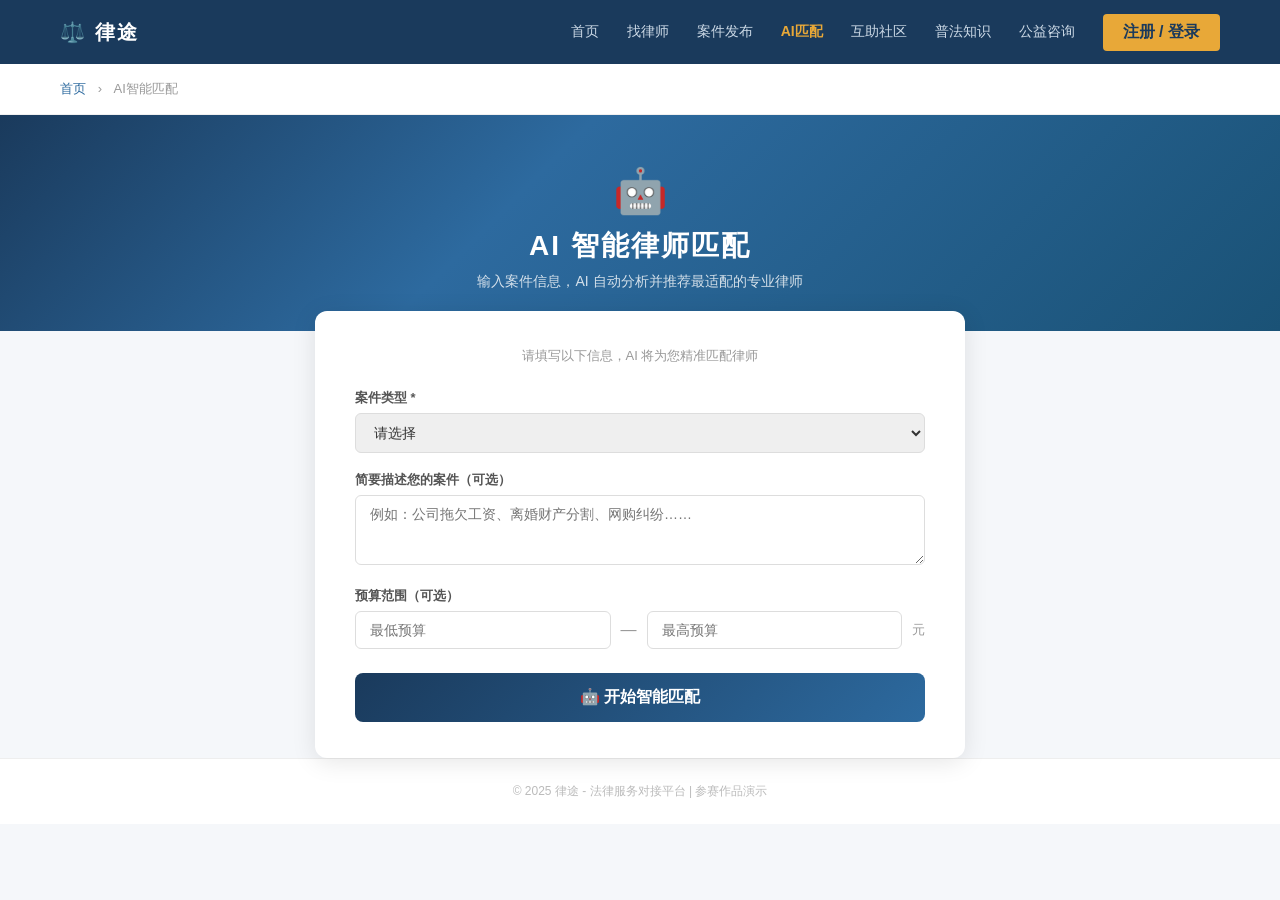
<file: ai-match.html>
<!DOCTYPE html>
<html lang="zh-CN">
<head>
  <meta charset="UTF-8">
  <meta name="viewport" content="width=device-width, initial-scale=1.0">
  <title>AI智能匹配 - 律途</title>
  <link rel="stylesheet" href="common.css">
  <style>
    * {
      margin: 0;
      padding: 0;
      box-sizing: border-box;
    }

    body {
      font-family: "Microsoft YaHei", "PingFang SC", sans-serif;
      background: #f5f7fa;
      color: #333;
    }

    /* ===== 导航栏 ===== */

    /* ===== 面包屑 ===== */

    /* ===== 主视觉 ===== */
    .hero {
      background: linear-gradient(135deg, #1a3a5c 0%, #2d6a9f 40%, #1a5276 100%);
      color: #fff;
      text-align: center;
      padding: 50px 20px 40px;
    }

    .hero .ai-icon {
      font-size: 44px;
      margin-bottom: 10px;
      animation: pulse 2s infinite;
    }

    @keyframes pulse {
      0%, 100% { transform: scale(1); opacity: 1; }
      50% { transform: scale(1.1); opacity: 0.8; }
    }

    .hero h2 {
      font-size: 28px;
      margin-bottom: 8px;
      letter-spacing: 2px;
    }

    .hero p {
      font-size: 14px;
      opacity: 0.8;
    }

    /* ===== 表单区 ===== */
    .form-section {
      max-width: 650px;
      margin: -20px auto 0;
      background: #fff;
      border-radius: 12px;
      box-shadow: 0 4px 24px rgba(0,0,0,0.1);
      padding: 36px 40px;
      position: relative;
      z-index: 1;
    }

    .form-section .section-desc {
      font-size: 13px;
      color: #999;
      margin-bottom: 24px;
      text-align: center;
    }

    .form-group {
      margin-bottom: 18px;
    }

    .form-group label {
      display: block;
      font-size: 13px;
      font-weight: bold;
      color: #555;
      margin-bottom: 6px;
    }

    .form-group select,
    .form-group textarea,
    .form-group input {
      width: 100%;
      padding: 10px 14px;
      border: 1px solid #ddd;
      border-radius: 6px;
      font-size: 14px;
      color: #333;
      font-family: inherit;
      transition: border-color 0.3s;
    }

    .form-group select:focus,
    .form-group textarea:focus,
    .form-group input:focus {
      border-color: #1a3a5c;
      outline: none;
    }

    .form-group textarea {
      resize: vertical;
      min-height: 70px;
    }

    .budget-row {
      display: flex;
      gap: 10px;
      align-items: center;
    }

    .budget-row input {
      flex: 1;
    }

    .budget-row .dash {
      color: #999;
    }

    .btn-match {
      width: 100%;
      background: linear-gradient(135deg, #1a3a5c, #2d6a9f);
      color: #fff;
      border: none;
      padding: 14px;
      border-radius: 8px;
      font-size: 16px;
      font-weight: bold;
      cursor: pointer;
      transition: transform 0.2s, box-shadow 0.2s;
      margin-top: 6px;
    }

    .btn-match:hover {
      transform: translateY(-2px);
      box-shadow: 0 6px 20px rgba(26,58,92,0.3);
    }

    /* ===== 加载动画 ===== */
    .loading-overlay {
      display: none;
      text-align: center;
      padding: 50px 20px;
    }

    .loading-overlay.show {
      display: block;
    }

    .loading-spinner {
      width: 56px;
      height: 56px;
      border: 4px solid #eef3f8;
      border-top: 4px solid #2d6a9f;
      border-radius: 50%;
      margin: 0 auto 20px;
      animation: spin 0.8s linear infinite;
    }

    @keyframes spin {
      to { transform: rotate(360deg); }
    }

    .loading-text {
      font-size: 15px;
      color: #1a3a5c;
      font-weight: bold;
    }

    .loading-steps {
      margin-top: 16px;
      font-size: 12px;
      color: #999;
    }

    .loading-steps span {
      display: block;
      margin: 4px 0;
      opacity: 0;
      animation: fadeStep 3s forwards;
    }

    .loading-steps span:nth-child(1) { animation-delay: 0.2s; }
    .loading-steps span:nth-child(2) { animation-delay: 0.8s; }
    .loading-steps span:nth-child(3) { animation-delay: 1.4s; }
    .loading-steps span:nth-child(4) { animation-delay: 2.0s; }

    @keyframes fadeStep {
      0% { opacity: 0; }
      20% { opacity: 1; }
      80% { opacity: 1; }
      100% { opacity: 0.3; }
    }

    /* ===== 结果区 ===== */
    .result-section {
      display: none;
      max-width: 800px;
      margin: 30px auto;
      padding: 0 20px;
    }

    .result-section.show {
      display: block;
    }

    .result-header {
      text-align: center;
      margin-bottom: 24px;
    }

    .result-header h3 {
      font-size: 22px;
      color: #1a3a5c;
      margin-bottom: 4px;
    }

    .result-header p {
      font-size: 13px;
      color: #999;
    }

    .match-card {
      background: #fff;
      border-radius: 10px;
      box-shadow: 0 2px 16px rgba(0,0,0,0.06);
      padding: 28px 32px;
      margin-bottom: 16px;
      display: flex;
      gap: 24px;
      align-items: center;
      transition: transform 0.2s, box-shadow 0.2s;
      cursor: pointer;
      text-decoration: none;
      color: inherit;
      position: relative;
      overflow: hidden;
    }

    .match-card:hover {
      transform: translateY(-3px);
      box-shadow: 0 6px 24px rgba(0,0,0,0.12);
    }

    .match-card.rank-1 { border-left: 4px solid #f5c842; }
    .match-card.rank-2 { border-left: 4px solid #bcc6d0; }
    .match-card.rank-3 { border-left: 4px solid #d4a574; }

    .match-card .rank-badge {
      width: 48px;
      height: 48px;
      border-radius: 50%;
      display: flex;
      align-items: center;
      justify-content: center;
      font-size: 22px;
      font-weight: bold;
      flex-shrink: 0;
    }

    .rank-1 .rank-badge { background: #fef7d5; color: #d4a017; }
    .rank-2 .rank-badge { background: #f0f2f5; color: #7a8a9a; }
    .rank-3 .rank-badge { background: #fdf0e5; color: #b87333; }

    .match-card .match-score {
      text-align: center;
      flex-shrink: 0;
      width: 70px;
    }

    .match-card .score-num {
      font-size: 34px;
      font-weight: bold;
      color: #1a3a5c;
      line-height: 1;
    }

    .match-card .score-label {
      font-size: 11px;
      color: #999;
      margin-top: 2px;
    }

    .match-card .lawyer-info {
      flex: 1;
      min-width: 0;
    }

    .match-card .lawyer-name {
      font-size: 17px;
      font-weight: bold;
      color: #1a3a5c;
      margin-bottom: 3px;
    }

    .match-card .lawyer-firm {
      font-size: 13px;
      color: #666;
      margin-bottom: 6px;
    }

    .match-card .lawyer-tags {
      display: flex;
      gap: 6px;
      flex-wrap: wrap;
      margin-bottom: 8px;
    }

    .match-card .tag {
      background: #eef3f8;
      color: #2d6a9f;
      font-size: 11px;
      padding: 3px 10px;
      border-radius: 10px;
    }

    .match-card .match-reasons {
      font-size: 12px;
      color: #e8a838;
      line-height: 1.6;
    }

    .match-card .match-reasons span {
      display: inline-block;
      margin-right: 12px;
    }

    /* ===== 空表单隐藏 ===== */

    /* ===== 移动端适配 ===== */
    @media (max-width: 768px) {
      .hero {
        padding: 36px 16px 28px;
      }
      .hero h2 {
        font-size: 22px;
      }
      .form-section {
        margin: -14px 12px 0;
        padding: 24px 16px;
      }
      .result-section {
        margin: 20px auto;
        padding: 0 12px;
      }
      .match-card {
        padding: 18px 16px;
        gap: 14px;
        flex-wrap: wrap;
      }
      .match-card .rank-badge {
        width: 40px;
        height: 40px;
        font-size: 18px;
      }
      .match-card .match-score {
        width: auto;
      }
      .match-card .score-num {
        font-size: 28px;
      }
      .match-card .lawyer-info {
        flex: 1 1 100%;
      }
    }

    /* ===== 底部 ===== */
    
  </style>
</head>
<body>

  <!-- 导航栏 -->
  <div class="navbar">
    <a href="index.html" class="logo">⚖️ 律途</a>
    <nav class="nav-links" id="nav-links">
      <a href="index.html">首页</a>
      <a href="lawyer.html">找律师</a>
      <a href="publish.html">案件发布</a>
      <a href="case-pool.html" id="case-pool-entry" style="display:none;">案件池</a>
      <a href="ai-match.html" class="active">AI匹配</a>
      <a href="community.html">互助社区</a>
      <a href="knowledge.html">普法知识</a>
      <a href="public-welfare.html">公益咨询</a>
      <a href="admin.html" id="admin-entry" class="admin-link" style="display:none;">后台管理</a>
      <a href="profile.html" id="profile-entry" style="display:none;">个人主页</a>
    </nav>
    <div class="nav-actions">
      <a href="login.html" class="btn-register" id="nav-user-btn">注册 / 登录</a>
      <button type="button" class="nav-toggle" id="nav-toggle" aria-label="打开菜单">☰</button>
    </div>
    <div class="nav-mask" id="nav-mask"></div>
  </div>

  <!-- 面包屑 -->
  <div class="breadcrumb">
    <a href="index.html">首页</a>
    <span>›</span>
    AI智能匹配
  </div>

  <!-- 主视觉 -->
  <div class="hero">
    <div class="ai-icon">🤖</div>
    <h2>AI 智能律师匹配</h2>
    <p>输入案件信息，AI 自动分析并推荐最适配的专业律师</p>
  </div>

  <!-- 表单 -->
  <div class="form-section" id="form-section">
    <div class="section-desc">请填写以下信息，AI 将为您精准匹配律师</div>
    <div class="form-group">
      <label>案件类型 *</label>
      <select id="match-type">
        <option value="">请选择</option>
        <option>劳动纠纷</option>
        <option>婚姻家事</option>
        <option>借贷纠纷</option>
        <option>房产纠纷</option>
        <option>消费维权</option>
        <option>合同纠纷</option>
        <option>交通事故</option>
        <option>刑事辩护</option>
        <option>知识产权</option>
        <option>其他</option>
      </select>
    </div>
    <div class="form-group">
      <label>简要描述您的案件（可选）</label>
      <textarea id="match-desc" placeholder="例如：公司拖欠工资、离婚财产分割、网购纠纷……"></textarea>
    </div>
    <div class="form-group">
      <label>预算范围（可选）</label>
      <div class="budget-row">
        <input type="text" id="match-budget-min" placeholder="最低预算">
        <span class="dash">—</span>
        <input type="text" id="match-budget-max" placeholder="最高预算">
        <span style="font-size:13px;color:#999;">元</span>
      </div>
    </div>
    <button class="btn-match" onclick="startMatch()">🤖 开始智能匹配</button>
  </div>

  <!-- 加载动画 -->
  <div class="loading-overlay" id="loading-box">
    <div class="loading-spinner"></div>
    <div class="loading-text">AI 正在分析您的案件……</div>
    <div class="loading-steps">
      <span>✅ 解析案件特征……</span>
      <span>✅ 扫描律师数据库……</span>
      <span>✅ 计算多维匹配度……</span>
      <span>✅ 生成推荐结果……</span>
    </div>
  </div>

  <!-- 结果区 -->
  <div class="result-section" id="result-section">
    <div class="result-header">
      <h3>🎯 AI 推荐结果</h3>
      <p>以下是为您匹配的最优律师，按匹配度从高到低排列</p>
    </div>
    <div id="result-list"></div>
    <div style="text-align:center;margin-top:20px;">
      <button class="btn-match" style="width:auto;padding:10px 40px;" onclick="resetMatch()">🔄 重新匹配</button>
    </div>
  </div>

  <!-- 底部 -->
  <div class="footer">
    © 2025 律途 - 法律服务对接平台 | 参赛作品演示
  </div>

  <script>
    // ========== 律师数据（精简版，12人） ==========
    var allLawyers = [
      { id: 1, name: '张明远', surname: '张', firm: '北京盈科律师事务所', title: '高级合伙人', city: '北京市', years: 12, rating: 4.9, tags: ['劳动纠纷', '工伤赔偿', '合同纠纷', '社保争议'] },
      { id: 2, name: '李婉婷', surname: '李', firm: '上海锦天城律师事务所', title: '合伙人', city: '上海市', years: 8, rating: 4.8, tags: ['婚姻家事', '遗产继承', '子女抚养'] },
      { id: 3, name: '王志刚', surname: '王', firm: '广州金鹏律师事务所', title: '专职律师', city: '广东省', years: 6, rating: 4.7, tags: ['消费维权', '借贷纠纷', '房产纠纷'] },
      { id: 4, name: '陈思涵', surname: '陈', firm: '成都泰和泰律师事务所', title: '资深律师', city: '四川省', years: 10, rating: 4.9, tags: ['房产纠纷', '合同纠纷', '建筑工程'] },
      { id: 5, name: '赵雅琴', surname: '赵', firm: '杭州六和律师事务所', title: '副主任', city: '浙江省', years: 9, rating: 4.8, tags: ['婚姻家事', '劳动纠纷', '妇女权益'] },
      { id: 6, name: '刘建民', surname: '刘', firm: '深圳华商律师事务所', title: '高级律师', city: '广东省', years: 7, rating: 4.6, tags: ['借贷纠纷', '消费维权', '金融纠纷'] },
      { id: 7, name: '周文博', surname: '周', firm: '北京金杜律师事务所', title: '合伙人', city: '北京市', years: 15, rating: 4.9, tags: ['刑事辩护', '经济犯罪', '职务犯罪'] },
      { id: 8, name: '吴雪梅', surname: '吴', firm: '上海方达律师事务所', title: '资深律师', city: '上海市', years: 11, rating: 4.8, tags: ['知识产权', '商标维权', '专利诉讼'] },
      { id: 9, name: '郑国栋', surname: '郑', firm: '广州广信律师事务所', title: '合伙人', city: '广东省', years: 8, rating: 4.7, tags: ['交通事故', '人身损害', '保险理赔'] },
      { id: 10, name: '孙晓琳', surname: '孙', firm: '成都明炬律师事务所', title: '专职律师', city: '四川省', years: 6, rating: 4.6, tags: ['婚姻家事', '遗产继承', '未成年人保护'] },
      { id: 11, name: '高峰', surname: '高', firm: '杭州天册律师事务所', title: '合伙人', city: '浙江省', years: 13, rating: 4.9, tags: ['合同纠纷', '公司治理', '股权争议'] },
      { id: 12, name:' 林雅文',surname: '林', firm: '深圳君合律师事务所', title: '专职律师', city: '广东省', years: 5, rating: 4.7, tags: ['消费维权', '网络购物', '个人信息保护'] }
    ];

    // ========== 匹配算法 ==========
    function doMatch(caseType, desc, budgetMin, budgetMax) {
      var results = allLawyers.map(function(lawyer) {
        var score = 0;
        var reasons = [];

        // 1. 领域匹配：tag 精确匹配 (最高 55 分)
        var exactMatch = lawyer.tags.some(function(t) { return t === caseType; });
        if (exactMatch) {
          score += 55;
          reasons.push('✅ 擅长' + caseType + '领域');
        } else {
          // 模糊匹配：tags 和 caseType 部分重合 (最高 25 分)
          var partialScore = 0;
          lawyer.tags.forEach(function(t) {
            if (caseType.indexOf(t) !== -1 || t.indexOf(caseType) !== -1) {
              partialScore = Math.max(partialScore, 25);
            }
          });
          if (partialScore === 0) {
            // 无领域匹配，给基础分
            score += 10;
            reasons.push('⚡ 相关领域可提供服务');
          } else {
            score += partialScore;
            reasons.push('🔗 涉及' + caseType + '相关领域');
          }
        }

        // 2. 评分加权 (最高 20 分)
        score += lawyer.rating * 4;
        if (lawyer.rating >= 4.8) {
          reasons.push('⭐ 用户评分 ' + lawyer.rating);
        }

        // 3. 执业年限 (最高 15 分)
        var yearScore = Math.min(lawyer.years * 1.2, 15);
        score += yearScore;
        if (lawyer.years >= 10) {
          reasons.push('💼 执业 ' + lawyer.years + ' 年，经验丰富');
        }

        // 4. 预算匹配 (最高 10 分)
        if (budgetMin && budgetMax) {
          var min = parseInt(budgetMin);
          var max = parseInt(budgetMax);
          if (!isNaN(min) && !isNaN(max) && max >= min) {
            // 判断律师是否有服务价格落在预算附近
            score += 10;
            reasons.push('💰 服务价格在预算范围内');
          }
        }

        return {
          lawyer: lawyer,
          score: Math.round(Math.min(score, 100)),
          reasons: reasons
        };
      });

      // 按分数降序排列，取前 5 名，分数映射到更宽范围
      results.sort(function(a, b) { return b.score - a.score; });
      return results.slice(0, 5);
    }

    // ========== 开始匹配 ==========
    function startMatch() {
      var caseType = document.getElementById('match-type').value;
      var desc = document.getElementById('match-desc').value;
      var budgetMin = document.getElementById('match-budget-min').value;
      var budgetMax = document.getElementById('match-budget-max').value;

      if (!caseType) {
        alert('请选择案件类型');
        return;
      }

      // 隐藏表单，显示加载
      document.getElementById('form-section').classList.add('hidden');
      document.getElementById('loading-box').classList.add('show');
      document.getElementById('result-section').classList.remove('show');

      // 同时隐藏 hero
      document.querySelector('.hero').style.display = 'none';

      // 模拟 AI 分析延迟
      setTimeout(function() {
        var results = doMatch(caseType, desc, budgetMin, budgetMax);
        document.getElementById('loading-box').classList.remove('show');
        document.getElementById('result-section').classList.add('show');
        renderResults(results);
      }, 2200);
    }

    // ========== 渲染结果 ==========
    function renderResults(results) {
      var ranks = ['rank-1', 'rank-2', 'rank-3', '', ''];
      var badges = ['🥇', '🥈', '🥉', '4', '5'];
      var html = '';

      results.forEach(function(r, i) {
        html +=
          '<a href="lawyer-detail.html?id=' + r.lawyer.id + '" class="match-card ' + (ranks[i] || '') + '">' +
            '<div class="rank-badge">' + badges[i] + '</div>' +
            '<div class="match-score">' +
              '<div class="score-num">' + r.score + '%</div>' +
              '<div class="score-label">匹配度</div>' +
            '</div>' +
            '<div class="lawyer-info">' +
              '<div class="lawyer-name">' + r.lawyer.name + ' · ' + r.lawyer.title + '</div>' +
              '<div class="lawyer-firm">' + r.lawyer.firm + ' | 执业 ' + r.lawyer.years + ' 年 | ⭐ ' + r.lawyer.rating + '</div>' +
              '<div class="lawyer-tags">' +
                r.lawyer.tags.map(function(t) { return '<span class="tag">' + t + '</span>'; }).join('') +
              '</div>' +
              '<div class="match-reasons">' +
                r.reasons.map(function(reason) { return '<span>' + reason + '</span>'; }).join('') +
              '</div>' +
            '</div>' +
          '</a>';
      });

      document.getElementById('result-list').innerHTML = html;
    }

    // ========== 重新匹配 ==========
    function resetMatch() {
      document.getElementById('form-section').classList.remove('hidden');
      document.getElementById('result-section').classList.remove('show');
      document.querySelector('.hero').style.display = '';
    }

  </script>

  <script src="common.js"></script>
</body>
</html>
</file>
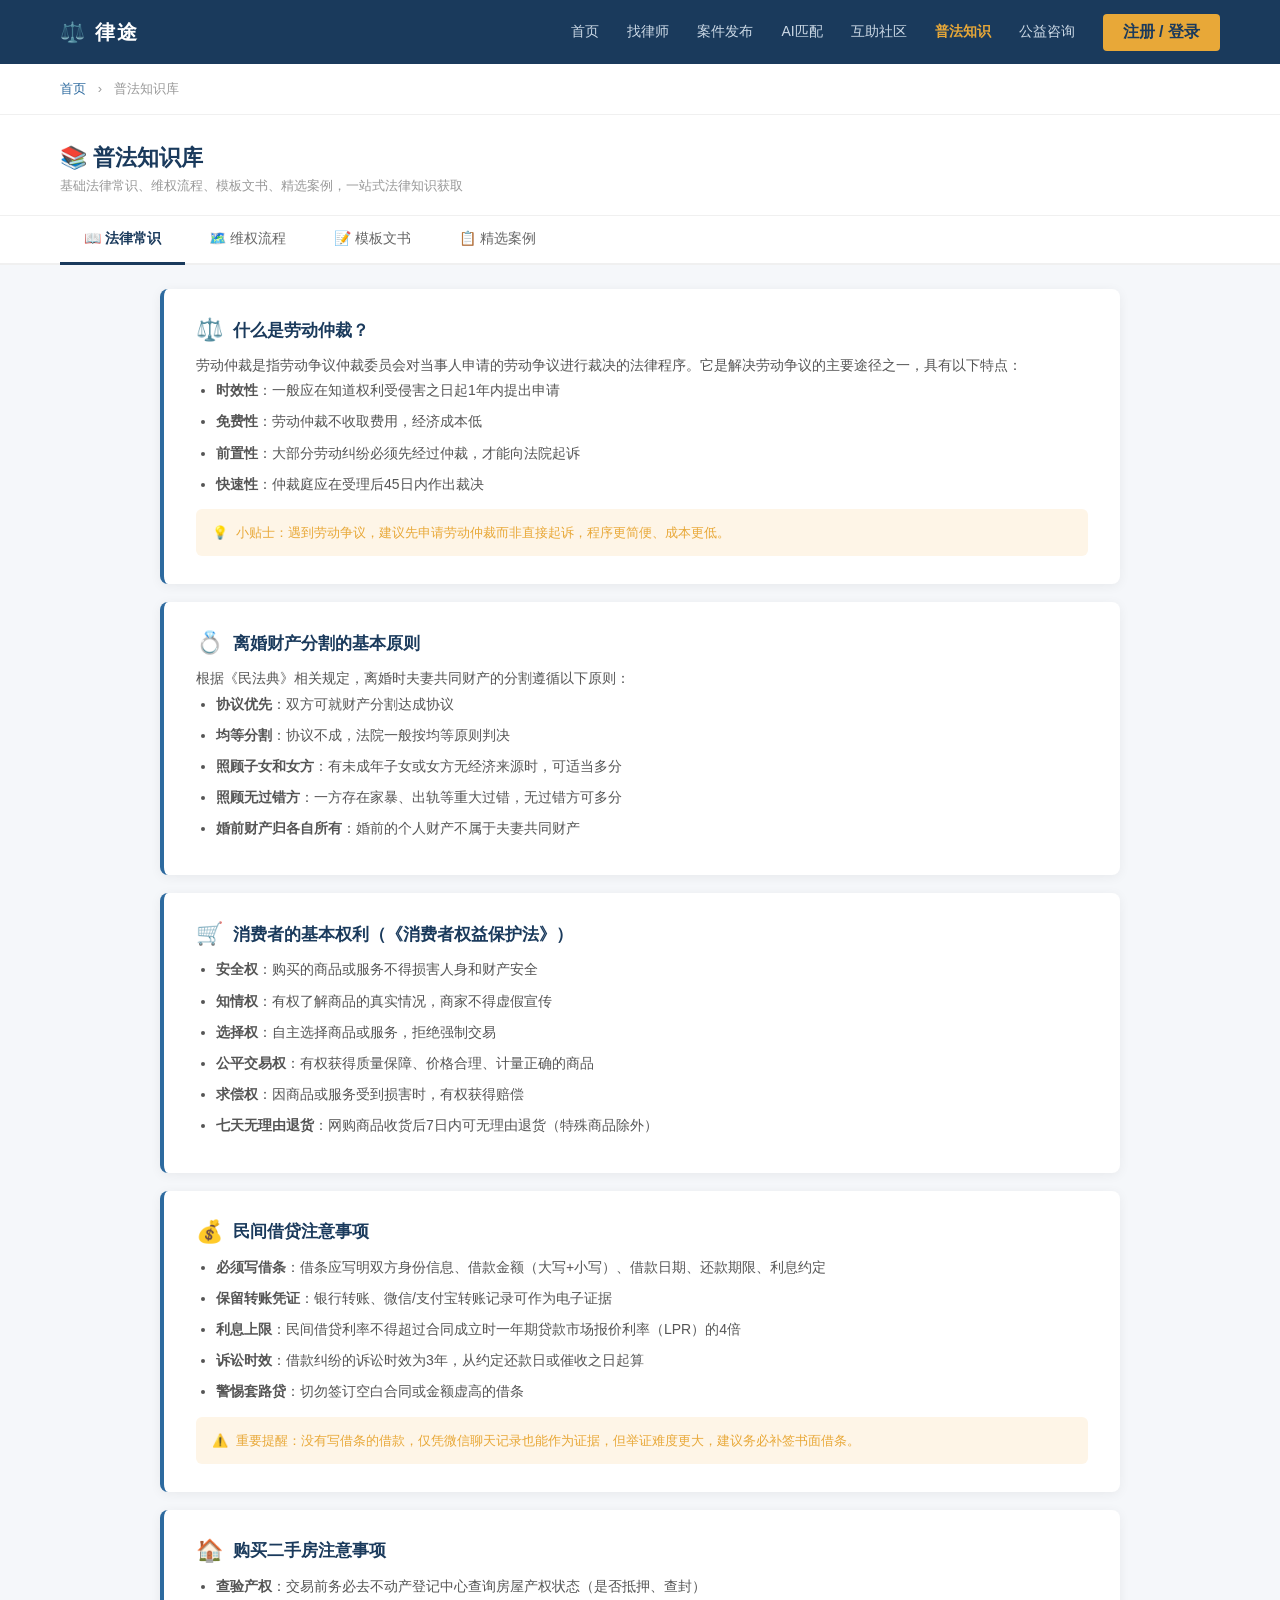
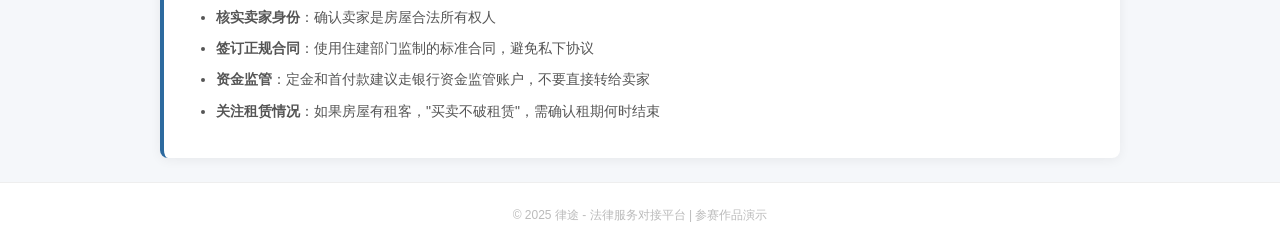
<file: knowledge.html>
<!DOCTYPE html>
<html lang="zh-CN">
<head>
  <meta charset="UTF-8">
  <meta name="viewport" content="width=device-width, initial-scale=1.0">
  <title>普法知识库 - 律途</title>
  <link rel="stylesheet" href="common.css">
  <style>
    * {
      margin: 0;
      padding: 0;
      box-sizing: border-box;
    }

    body {
      font-family: "Microsoft YaHei", "PingFang SC", sans-serif;
      background: #f5f7fa;
      color: #333;
    }

    /* ===== 导航栏 ===== */

    /* ===== 面包屑 ===== */

    /* ===== 页面标题 ===== */
    .page-header {
      background: #fff;
      padding: 28px 60px 20px;
      border-bottom: 1px solid #f0f0f0;
    }

    .page-header h2 {
      font-size: 22px;
      color: #1a3a5c;
    }

    .page-header p {
      font-size: 13px;
      color: #999;
      margin-top: 4px;
    }

    /* ===== 选项卡 ===== */
    .tabs {
      background: #fff;
      display: flex;
      padding: 0 60px;
      border-bottom: 2px solid #f0f0f0;
    }

    .tab {
      padding: 14px 24px;
      font-size: 14px;
      cursor: pointer;
      color: #666;
      border-bottom: 3px solid transparent;
      margin-bottom: -2px;
      transition: all 0.2s;
    }

    .tab:hover {
      color: #1a3a5c;
    }

    .tab.active {
      color: #1a3a5c;
      font-weight: bold;
      border-bottom-color: #1a3a5c;
    }

    /* ===== 内容区 ===== */
    .content-area {
      max-width: 1000px;
      margin: 24px auto;
      padding: 0 20px;
    }

    .tab-content {
      display: none;
    }

    .tab-content.show {
      display: block;
    }

    /* ===== 知识卡片 ===== */
    .knowledge-card {
      background: #fff;
      border-radius: 8px;
      box-shadow: 0 2px 12px rgba(0,0,0,0.06);
      padding: 28px 32px;
      margin-bottom: 18px;
      border-left: 4px solid #2d6a9f;
      transition: transform 0.2s, box-shadow 0.2s;
    }

    .knowledge-card:hover {
      transform: translateY(-2px);
      box-shadow: 0 4px 18px rgba(0,0,0,0.1);
    }

    .knowledge-card .card-title {
      font-size: 17px;
      font-weight: bold;
      color: #1a3a5c;
      margin-bottom: 10px;
      display: flex;
      align-items: center;
      gap: 10px;
    }

    .knowledge-card .card-title .icon {
      font-size: 22px;
    }

    .knowledge-card .card-body {
      font-size: 14px;
      color: #555;
      line-height: 1.8;
    }

    .knowledge-card .card-body ul {
      padding-left: 20px;
    }

    .knowledge-card .card-body li {
      margin-bottom: 6px;
    }

    .knowledge-card .card-tip {
      background: #fef5e7;
      border-radius: 6px;
      padding: 12px 16px;
      margin-top: 12px;
      font-size: 13px;
      color: #e8a838;
      display: flex;
      align-items: flex-start;
      gap: 8px;
    }

    /* ===== 案例卡片 ===== */
    .case-card-kb {
      background: #fff;
      border-radius: 8px;
      box-shadow: 0 2px 12px rgba(0,0,0,0.06);
      padding: 28px 32px;
      margin-bottom: 18px;
    }

    .case-card-kb .case-header {
      display: flex;
      justify-content: space-between;
      align-items: center;
      margin-bottom: 10px;
    }

    .case-card-kb .case-title {
      font-size: 16px;
      font-weight: bold;
      color: #1a3a5c;
    }

    .case-card-kb .case-tag {
      background: #eef3f8;
      color: #2d6a9f;
      font-size: 11px;
      padding: 3px 10px;
      border-radius: 10px;
    }

    .case-card-kb .case-summary {
      font-size: 13px;
      color: #666;
      line-height: 1.8;
      margin-bottom: 10px;
    }

    .case-card-kb .case-result {
      font-size: 13px;
      color: #67c23a;
      font-weight: bold;
    }

    /* ===== 流程步骤 ===== */
    .flow-steps {
      display: flex;
      gap: 16px;
      flex-wrap: wrap;
    }

    .flow-step {
      flex: 1;
      min-width: 180px;
      background: #fff;
      border-radius: 8px;
      box-shadow: 0 2px 12px rgba(0,0,0,0.06);
      padding: 24px 20px;
      text-align: center;
      position: relative;
    }

    .flow-step .step-num {
      width: 36px;
      height: 36px;
      border-radius: 50%;
      background: #2d6a9f;
      color: #fff;
      display: flex;
      align-items: center;
      justify-content: center;
      font-weight: bold;
      margin: 0 auto 12px;
      font-size: 16px;
    }

    .flow-step .step-title {
      font-size: 14px;
      font-weight: bold;
      color: #1a3a5c;
      margin-bottom: 6px;
    }

    .flow-step .step-desc {
      font-size: 12px;
      color: #999;
      line-height: 1.6;
    }

    /* ===== 移动端适配 ===== */
    @media (max-width: 768px) {
      .page-header {
        padding: 20px 16px 14px;
      }
      .page-header h2 {
        font-size: 20px;
      }
      .tabs {
        padding: 0 8px;
        overflow-x: auto;
        -webkit-overflow-scrolling: touch;
      }
      .tab {
        padding: 12px 16px;
        font-size: 13px;
        white-space: nowrap;
      }
      .content-area {
        margin: 16px auto;
        padding: 0 12px;
      }
      .knowledge-card,
      .case-card-kb {
        padding: 20px 16px;
      }
      .flow-step {
        min-width: 100%;
      }
    }

    /* ===== 底部 ===== */

  </style>
</head>
<body>

  <!-- 导航栏 -->
  <div class="navbar">
    <a href="index.html" class="logo">⚖️ 律途</a>
    <nav class="nav-links" id="nav-links">
      <a href="index.html">首页</a>
      <a href="lawyer.html">找律师</a>
      <a href="publish.html">案件发布</a>
      <a href="case-pool.html" id="case-pool-entry" style="display:none;">案件池</a>
      <a href="ai-match.html">AI匹配</a>
      <a href="community.html">互助社区</a>
      <a href="knowledge.html" class="active">普法知识</a>
      <a href="public-welfare.html">公益咨询</a>
      <a href="admin.html" id="admin-entry" class="admin-link" style="display:none;">后台管理</a>
      <a href="profile.html" id="profile-entry" style="display:none;">个人主页</a>
    </nav>
    <div class="nav-actions">
      <a href="login.html" class="btn-register" id="nav-user-btn">注册 / 登录</a>
      <button type="button" class="nav-toggle" id="nav-toggle" aria-label="打开菜单">☰</button>
    </div>
    <div class="nav-mask" id="nav-mask"></div>
  </div>

  <!-- 面包屑 -->
  <div class="breadcrumb">
    <a href="index.html">首页</a>
    <span>›</span>
    普法知识库
  </div>

  <!-- 页面标题 -->
  <div class="page-header">
    <h2>📚 普法知识库</h2>
    <p>基础法律常识、维权流程、模板文书、精选案例，一站式法律知识获取</p>
  </div>

  <!-- 选项卡 -->
  <div class="tabs">
    <div class="tab active" onclick="switchTab('basics', this)">📖 法律常识</div>
    <div class="tab" onclick="switchTab('flow', this)">🗺️ 维权流程</div>
    <div class="tab" onclick="switchTab('templates', this)">📝 模板文书</div>
    <div class="tab" onclick="switchTab('cases', this)">📋 精选案例</div>
  </div>

  <!-- 内容区 -->
  <div class="content-area">

    <!-- ========== 法律常识 ========== -->
    <div class="tab-content show" id="tab-basics">

      <div class="knowledge-card">
        <div class="card-title"><span class="icon">⚖️</span> 什么是劳动仲裁？</div>
        <div class="card-body">
          <p>劳动仲裁是指劳动争议仲裁委员会对当事人申请的劳动争议进行裁决的法律程序。它是解决劳动争议的主要途径之一，具有以下特点：</p>
          <ul>
            <li><strong>时效性</strong>：一般应在知道权利受侵害之日起1年内提出申请</li>
            <li><strong>免费性</strong>：劳动仲裁不收取费用，经济成本低</li>
            <li><strong>前置性</strong>：大部分劳动纠纷必须先经过仲裁，才能向法院起诉</li>
            <li><strong>快速性</strong>：仲裁庭应在受理后45日内作出裁决</li>
          </ul>
          <div class="card-tip">💡 <span>小贴士：遇到劳动争议，建议先申请劳动仲裁而非直接起诉，程序更简便、成本更低。</span></div>
        </div>
      </div>

      <div class="knowledge-card">
        <div class="card-title"><span class="icon">💍</span> 离婚财产分割的基本原则</div>
        <div class="card-body">
          <p>根据《民法典》相关规定，离婚时夫妻共同财产的分割遵循以下原则：</p>
          <ul>
            <li><strong>协议优先</strong>：双方可就财产分割达成协议</li>
            <li><strong>均等分割</strong>：协议不成，法院一般按均等原则判决</li>
            <li><strong>照顾子女和女方</strong>：有未成年子女或女方无经济来源时，可适当多分</li>
            <li><strong>照顾无过错方</strong>：一方存在家暴、出轨等重大过错，无过错方可多分</li>
            <li><strong>婚前财产归各自所有</strong>：婚前的个人财产不属于夫妻共同财产</li>
          </ul>
        </div>
      </div>

      <div class="knowledge-card">
        <div class="card-title"><span class="icon">🛒</span> 消费者的基本权利（《消费者权益保护法》）</div>
        <div class="card-body">
          <ul>
            <li><strong>安全权</strong>：购买的商品或服务不得损害人身和财产安全</li>
            <li><strong>知情权</strong>：有权了解商品的真实情况，商家不得虚假宣传</li>
            <li><strong>选择权</strong>：自主选择商品或服务，拒绝强制交易</li>
            <li><strong>公平交易权</strong>：有权获得质量保障、价格合理、计量正确的商品</li>
            <li><strong>求偿权</strong>：因商品或服务受到损害时，有权获得赔偿</li>
            <li><strong>七天无理由退货</strong>：网购商品收货后7日内可无理由退货（特殊商品除外）</li>
          </ul>
        </div>
      </div>

      <div class="knowledge-card">
        <div class="card-title"><span class="icon">💰</span> 民间借贷注意事项</div>
        <div class="card-body">
          <ul>
            <li><strong>必须写借条</strong>：借条应写明双方身份信息、借款金额（大写+小写）、借款日期、还款期限、利息约定</li>
            <li><strong>保留转账凭证</strong>：银行转账、微信/支付宝转账记录可作为电子证据</li>
            <li><strong>利息上限</strong>：民间借贷利率不得超过合同成立时一年期贷款市场报价利率（LPR）的4倍</li>
            <li><strong>诉讼时效</strong>：借款纠纷的诉讼时效为3年，从约定还款日或催收之日起算</li>
            <li><strong>警惕套路贷</strong>：切勿签订空白合同或金额虚高的借条</li>
          </ul>
          <div class="card-tip">⚠️ <span>重要提醒：没有写借条的借款，仅凭微信聊天记录也能作为证据，但举证难度更大，建议务必补签书面借条。</span></div>
        </div>
      </div>

      <div class="knowledge-card">
        <div class="card-title"><span class="icon">🏠</span> 购买二手房注意事项</div>
        <div class="card-body">
          <ul>
            <li><strong>查验产权</strong>：交易前务必去不动产登记中心查询房屋产权状态（是否抵押、查封）</li>
            <li><strong>核实卖家身份</strong>：确认卖家是房屋合法所有权人</li>
            <li><strong>签订正规合同</strong>：使用住建部门监制的标准合同，避免私下协议</li>
            <li><strong>资金监管</strong>：定金和首付款建议走银行资金监管账户，不要直接转给卖家</li>
            <li><strong>关注租赁情况</strong>：如果房屋有租客，"买卖不破租赁"，需确认租期何时结束</li>
          </ul>
        </div>
      </div>

    </div>

    <!-- ========== 维权流程 ========== -->
    <div class="tab-content" id="tab-flow">

      <div class="knowledge-card">
        <div class="card-title"><span class="icon">🗺️</span> 劳动争议维权流程图</div>
        <div class="card-body">
          <div class="flow-steps">
            <div class="flow-step">
              <div class="step-num">1</div>
              <div class="step-title">协商调解</div>
              <div class="step-desc">与用人单位协商，或向企业劳动争议调解委员会申请调解</div>
            </div>
            <div class="flow-step">
              <div class="step-num">2</div>
              <div class="step-title">收集证据</div>
              <div class="step-desc">劳动合同、工资单、考勤记录、聊天记录、解除通知书</div>
            </div>
            <div class="flow-step">
              <div class="step-num">3</div>
              <div class="step-title">劳动仲裁</div>
              <div class="step-desc">向劳动争议仲裁委员会提交仲裁申请书，附上证据材料</div>
            </div>
            <div class="flow-step">
              <div class="step-num">4</div>
              <div class="step-title">法院诉讼</div>
              <div class="step-desc">对仲裁结果不服，可在15日内向人民法院提起诉讼</div>
            </div>
          </div>
          <div class="card-tip" style="margin-top:16px;">💡 <span>整个流程通常耗时3-6个月，劳动仲裁阶段免费，诉讼阶段需按标的额缴纳诉讼费。</span></div>
        </div>
      </div>

      <div class="knowledge-card">
        <div class="card-title"><span class="icon">🛒</span> 消费维权流程图</div>
        <div class="card-body">
          <div class="flow-steps">
            <div class="flow-step">
              <div class="step-num">1</div>
              <div class="step-title">与商家协商</div>
              <div class="step-desc">保留商品、收据，先与商家沟通退货/换货/赔偿</div>
            </div>
            <div class="flow-step">
              <div class="step-num">2</div>
              <div class="step-title">平台投诉</div>
              <div class="step-desc">电商平台内的纠纷，先申请平台介入处理</div>
            </div>
            <div class="flow-step">
              <div class="step-num">3</div>
              <div class="step-title">12315举报</div>
              <div class="step-desc">拨打12315或通过全国12315平台在线投诉举报</div>
            </div>
            <div class="flow-step">
              <div class="step-num">4</div>
              <div class="step-title">法律途径</div>
              <div class="step-desc">协商无果可向法院提起诉讼，标的额较小的可走小额诉讼程序</div>
            </div>
          </div>
        </div>
      </div>

      <div class="knowledge-card">
        <div class="card-title"><span class="icon">🚗</span> 交通事故处理流程</div>
        <div class="card-body">
          <div class="flow-steps">
            <div class="flow-step">
              <div class="step-num">1</div>
              <div class="step-title">保护现场</div>
              <div class="step-desc">立即停车，开启双闪，放置警示牌，拨打122报警</div>
            </div>
            <div class="flow-step">
              <div class="step-num">2</div>
              <div class="step-title">报警定责</div>
              <div class="step-desc">交警到场后出具《交通事故认定书》，确定责任划分</div>
            </div>
            <div class="flow-step">
              <div class="step-num">3</div>
              <div class="step-title">保险理赔</div>
              <div class="step-desc">联系保险公司定损理赔，保留维修发票和医疗票据</div>
            </div>
            <div class="flow-step">
              <div class="step-num">4</div>
              <div class="step-title">诉讼索赔</div>
              <div class="step-desc">保险赔付不足或对方不配合，可向法院起诉人身损害赔偿</div>
            </div>
          </div>
        </div>
      </div>

    </div>

    <!-- ========== 模板文书 ========== -->
    <div class="tab-content" id="tab-templates">

      <div class="knowledge-card">
        <div class="card-title"><span class="icon">📝</span> 劳动仲裁申请书模板</div>
        <div class="card-body">
          <p><strong>申请人</strong>：姓名，性别，身份证号，联系电话，通讯地址</p>
          <p><strong>被申请人</strong>：公司全称，法定代表人，公司地址，联系电话</p>
          <p><strong>仲裁请求</strong>：</p>
          <p>1. 请求裁决被申请人支付拖欠工资人民币XX元</p>
          <p>2. 请求裁决被申请人支付经济补偿金人民币XX元</p>
          <p>3. 请求裁决被申请人补缴XX年XX月至XX年XX月的社会保险</p>
          <p><strong>事实与理由</strong>：</p>
          <p>（详细描述入职时间、岗位、工资标准、争议发生经过、已采取的协商措施等）</p>
          <p><strong>此致</strong></p>
          <p>XX市劳动人事争议仲裁委员会</p>
          <p style="margin-top:10px;color:#999;">📎 附件：劳动合同复印件、工资银行流水、解除劳动合同通知书、身份证复印件</p>
        </div>
      </div>

      <div class="knowledge-card">
        <div class="card-title"><span class="icon">📄</span> 借条标准模板</div>
        <div class="card-body">
          <p style="text-align:center;font-size:18px;font-weight:bold;">借 条</p>
          <p>借款人<u>&nbsp;&nbsp;&nbsp;&nbsp;&nbsp;&nbsp;&nbsp;&nbsp;&nbsp;&nbsp;&nbsp;&nbsp;</u>（身份证号：<u>&nbsp;&nbsp;&nbsp;&nbsp;&nbsp;&nbsp;&nbsp;&nbsp;&nbsp;&nbsp;&nbsp;&nbsp;&nbsp;&nbsp;&nbsp;&nbsp;&nbsp;&nbsp;</u>）</p>
          <p>今向出借人<u>&nbsp;&nbsp;&nbsp;&nbsp;&nbsp;&nbsp;&nbsp;&nbsp;&nbsp;&nbsp;&nbsp;&nbsp;</u>（身份证号：<u>&nbsp;&nbsp;&nbsp;&nbsp;&nbsp;&nbsp;&nbsp;&nbsp;&nbsp;&nbsp;&nbsp;&nbsp;&nbsp;&nbsp;&nbsp;&nbsp;&nbsp;&nbsp;</u>）</p>
          <p>借款人民币<u>&nbsp;&nbsp;&nbsp;&nbsp;&nbsp;&nbsp;&nbsp;&nbsp;&nbsp;&nbsp;&nbsp;&nbsp;</u>元（大写：<u>&nbsp;&nbsp;&nbsp;&nbsp;&nbsp;&nbsp;&nbsp;&nbsp;&nbsp;&nbsp;&nbsp;&nbsp;&nbsp;&nbsp;&nbsp;&nbsp;&nbsp;&nbsp;</u>）。</p>
          <p>借款期限：自<u>&nbsp;&nbsp;&nbsp;&nbsp;</u>年<u>&nbsp;&nbsp;</u>月<u>&nbsp;&nbsp;</u>日起至<u>&nbsp;&nbsp;&nbsp;&nbsp;</u>年<u>&nbsp;&nbsp;</u>月<u>&nbsp;&nbsp;</u>日止。</p>
          <p>年利率：<u>&nbsp;&nbsp;&nbsp;&nbsp;&nbsp;&nbsp;</u>%（不超过LPR四倍）。</p>
          <p>如逾期未还，按年利率<u>&nbsp;&nbsp;&nbsp;&nbsp;&nbsp;&nbsp;</u>%计付逾期利息。</p>
          <p style="margin-top:10px;">借款人（签名按手印）：<u>&nbsp;&nbsp;&nbsp;&nbsp;&nbsp;&nbsp;&nbsp;&nbsp;&nbsp;&nbsp;&nbsp;&nbsp;&nbsp;&nbsp;&nbsp;&nbsp;</u></p>
          <p>日期：<u>&nbsp;&nbsp;&nbsp;&nbsp;</u>年<u>&nbsp;&nbsp;</u>月<u>&nbsp;&nbsp;</u>日</p>
          <div class="card-tip">⚠️ <span>重要：借条必须由借款人亲笔书写并签名、按手印、写明日期。身份证号必须准确无误。建议同时保留转账凭证。</span></div>
        </div>
      </div>

      <div class="knowledge-card">
        <div class="card-title"><span class="icon">📧</span> 律师函模板（消费维权）</div>
        <div class="card-body">
          <p><strong>致：XX公司</strong></p>
          <p>本律师受<u>&nbsp;&nbsp;&nbsp;&nbsp;&nbsp;&nbsp;</u>先生/女士委托，就贵公司涉嫌侵犯消费者权益一事，郑重致函如下：</p>
          <p>（描述事情经过：何时购买、金额、出现的问题、已采取的沟通措施）</p>
          <p>根据《消费者权益保护法》相关规定，贵公司的行为已构成对消费者合法权益的侵害。</p>
          <p><strong>现提出以下要求</strong>：</p>
          <p>1. 于收到本函之日起7日内予以书面回复</p>
          <p>2. 履行退货/退款/赔偿义务</p>
          <p>如贵公司逾期不答复，我方将保留通过向市场监督管理部门投诉及向人民法院提起诉讼等途径维权的权利。</p>
          <p style="margin-top:10px;">XX律师事务所</p>
          <p>律师：<u>&nbsp;&nbsp;&nbsp;&nbsp;&nbsp;&nbsp;</u></p>
          <p>日期：<u>&nbsp;&nbsp;&nbsp;&nbsp;</u>年<u>&nbsp;&nbsp;</u>月<u>&nbsp;&nbsp;</u>日</p>
        </div>
      </div>

    </div>

    <!-- ========== 精选案例 ========== -->
    <div class="tab-content" id="tab-cases">

      <div class="case-card-kb">
        <div class="case-header">
          <div class="case-title">案例一：快递员送餐途中撞人，平台承担赔偿责任</div>
          <span class="case-tag">交通事故</span>
        </div>
        <div class="case-summary">
          2024年，某外卖平台骑手在送餐途中逆行撞伤行人，交警判定骑手全责。伤者医药费共计2.8万元，骑手无力赔偿。法院审理后认定：骑手在履行工作任务期间造成他人损害，用人单位应当承担侵权责任。最终判决外卖平台全额赔偿医药费及误工费。
        </div>
        <div class="case-result">✅ 裁判要点：平台用工关系中的"职务行为"，用人单位不能以"骑手是外包人员"为由推卸责任。</div>
      </div>

      <div class="case-card-kb">
        <div class="case-header">
          <div class="case-title">案例二：未签劳动合同，劳动者成功追回拖欠工资及双倍赔偿</div>
          <span class="case-tag">劳动纠纷</span>
        </div>
        <div class="case-summary">
          某餐饮公司招聘服务员后未签订劳动合同，口头约定月薪5000元。工作8个月后公司以"经营困难"为由拖欠3个月工资并辞退该员工。员工提供工资微信转账记录、工作群聊天记录、同事证言等证据。仲裁委员会认定双方存在事实劳动关系，裁决公司支付拖欠工资1.5万元、未签劳动合同的双倍工资差额4万元、违法解除赔偿金5000元。
        </div>
        <div class="case-result">✅ 裁判要点：未签劳动合同不影响事实劳动关系的认定；不签合同满一个月不满一年，应向劳动者支付双倍工资。</div>
      </div>

      <div class="case-card-kb">
        <div class="case-header">
          <div class="case-title">案例三：网购"正品"货不对板，消费者获三倍赔偿</div>
          <span class="case-tag">消费维权</span>
        </div>
        <div class="case-summary">
          消费者在某电商平台花费6800元购买一款品牌手机，收货后发现为翻新组装机，与商品页面描述的"正品全新"严重不符。商家拒绝退货。消费者向12315投诉并向法院起诉。法院认定商家构成消费欺诈，依据《消费者权益保护法》第五十五条，判决商家退还货款并支付三倍赔偿金共计27200元。
        </div>
        <div class="case-result">✅ 裁判要点：经营者提供商品有欺诈行为的，应当按照消费者的要求增加赔偿其受到的损失，增加赔偿的金额为商品价款的三倍。</div>
      </div>

      <div class="case-card-kb">
        <div class="case-header">
          <div class="case-title">案例四：离婚时一方隐藏转移财产，被少分或不分</div>
          <span class="case-tag">婚姻家事</span>
        </div>
        <div class="case-summary">
          夫妻结婚十年，男方在离婚诉讼前半年将名下200万元存款转移至其父母账户。女方申请法院调取银行流水后发现此行为。法院认定男方存在隐藏、转移夫妻共同财产的行为，依据《民法典》第一千零九十二条，判决转移的200万元中女方分得70%、男方仅分得30%。
        </div>
        <div class="case-result">✅ 裁判要点：离婚时一方隐藏、转移、变卖、毁损夫妻共同财产的，分割财产时可以少分或不分。</div>
      </div>

      <div class="case-card-kb">
        <div class="case-header">
          <div class="case-title">案例五：民间借贷仅凭微信记录胜诉</div>
          <span class="case-tag">借贷纠纷</span>
        </div>
        <div class="case-summary">
          原告通过微信向朋友借款3万元，未签订书面借条。后对方以"没借过"为由否认。原告提供微信聊天记录（包含借款数额、用途、承诺还款时间等完整对话）、微信转账凭证。法院综合审查后认定借贷关系成立，判决被告偿还本金及利息。
        </div>
        <div class="case-result">✅ 裁判要点：微信聊天记录和转账凭证可作为电子证据，证明借贷关系的存在，但需要记录完整、内容清楚。</div>
      </div>

    </div>

  </div>

  <!-- 底部 -->
  <div class="footer">
    © 2025 律途 - 法律服务对接平台 | 参赛作品演示
  </div>

  <script>
    function switchTab(tabName, el) {
      // 选项卡高亮
      var tabs = document.querySelectorAll('.tab');
      tabs.forEach(function(t) { t.classList.remove('active'); });
      el.classList.add('active');

      // 内容切换
      var contents = ['basics', 'flow', 'templates', 'cases'];
      contents.forEach(function(name) {
        var content = document.getElementById('tab-' + name);
        if (name === tabName) {
          content.classList.add('show');
        } else {
          content.classList.remove('show');
        }
      });
    }
  </script>

  <script src="common.js"></script>
</body>
</html>
</file>
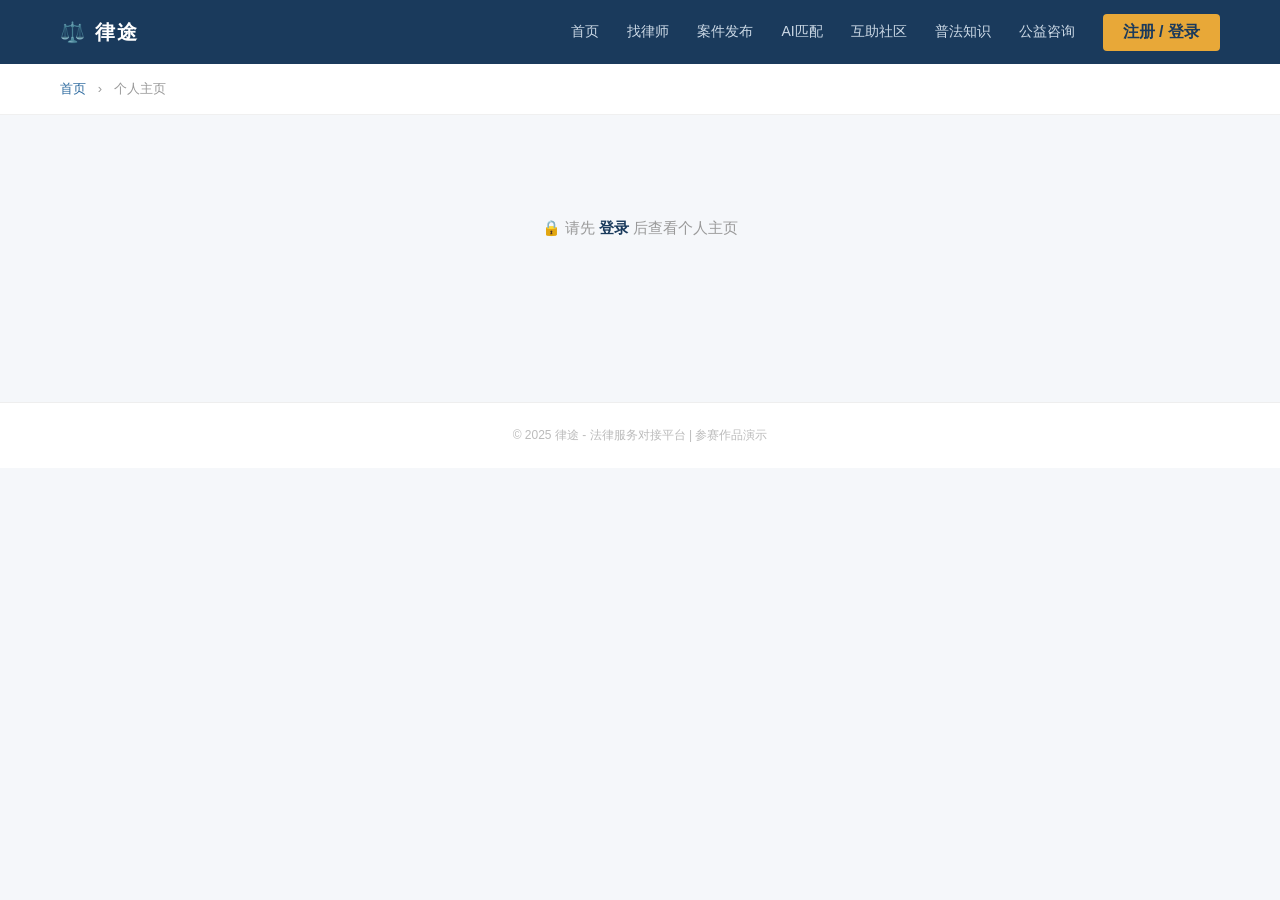
<file: profile.html>
<!DOCTYPE html>
<html lang="zh-CN">
<head>
  <meta charset="UTF-8">
  <meta name="viewport" content="width=device-width, initial-scale=1.0">
  <title>个人主页 - 律途</title>
  <link rel="stylesheet" href="common.css">
  <style>
    * {
      margin: 0;
      padding: 0;
      box-sizing: border-box;
    }

    body {
      font-family: "Microsoft YaHei", "PingFang SC", sans-serif;
      background: #f5f7fa;
      color: #333;
    }

    /* ===== 导航栏 ===== */

    /* ===== 面包屑 ===== */

    /* ===== 主体 ===== */
    .main-content {
      max-width: 950px;
      margin: 24px auto;
      padding: 0 20px 60px;
    }

    /* ===== 用户信息头部 ===== */
    .user-header {
      background: linear-gradient(135deg, #1a3a5c, #2d6a9f);
      border-radius: 12px;
      padding: 32px 36px;
      color: #fff;
      display: flex;
      align-items: center;
      gap: 20px;
      margin-bottom: 24px;
    }

    .user-header .avatar-circle {
      width: 64px;
      height: 64px;
      border-radius: 50%;
      background: rgba(255,255,255,0.2);
      display: flex;
      align-items: center;
      justify-content: center;
      font-size: 28px;
      flex-shrink: 0;
    }

    .user-header .info h2 {
      font-size: 22px;
      margin-bottom: 4px;
    }

    .user-header .info p {
      font-size: 13px;
      opacity: 0.8;
    }

    .user-header .role-badge {
      background: #e8a838;
      color: #1a3a5c;
      padding: 4px 14px;
      border-radius: 12px;
      font-size: 12px;
      font-weight: bold;
      margin-left: auto;
      flex-shrink: 0;
    }

    /* ===== 统计小卡片 ===== */
    .mini-stats {
      display: grid;
      grid-template-columns: repeat(4, 1fr);
      gap: 14px;
      margin-bottom: 24px;
    }

    .mini-stat {
      background: #fff;
      border-radius: 8px;
      padding: 18px;
      text-align: center;
      box-shadow: 0 1px 6px rgba(0,0,0,0.04);
    }

    .mini-stat .num {
      font-size: 26px;
      font-weight: bold;
      color: #1a3a5c;
    }

    .mini-stat .label {
      font-size: 11px;
      color: #999;
      margin-top: 2px;
    }

    /* ===== 卡片通用 ===== */
    .card {
      background: #fff;
      border-radius: 8px;
      box-shadow: 0 2px 12px rgba(0,0,0,0.06);
      padding: 24px 28px;
      margin-bottom: 20px;
    }

    .card .card-title {
      font-size: 16px;
      font-weight: bold;
      color: #1a3a5c;
      margin-bottom: 16px;
      padding-bottom: 10px;
      border-bottom: 2px solid #f0f0f0;
    }

    /* ===== 表单 ===== */
    .form-group {
      margin-bottom: 14px;
    }

    .form-group label {
      display: block;
      font-size: 12px;
      font-weight: bold;
      color: #666;
      margin-bottom: 4px;
    }

    .form-group input,
    .form-group textarea {
      width: 100%;
      padding: 9px 12px;
      border: 1px solid #ddd;
      border-radius: 5px;
      font-size: 13px;
      color: #333;
      font-family: inherit;
    }

    .form-group textarea {
      resize: vertical;
      min-height: 70px;
    }

    .form-group input:focus,
    .form-group textarea:focus {
      border-color: #1a3a5c;
      outline: none;
    }

    .btn-save {
      background: #1a3a5c;
      color: #fff;
      border: none;
      padding: 10px 28px;
      border-radius: 5px;
      font-size: 13px;
      font-weight: bold;
      cursor: pointer;
    }

    .btn-save:hover {
      background: #2d6a9f;
    }

    /* ===== 订单/咨询列表 ===== */
    .item-row {
      display: flex;
      justify-content: space-between;
      align-items: center;
      padding: 12px 0;
      border-bottom: 1px solid #f5f5f5;
    }

    .item-row:last-child {
      border-bottom: none;
    }

    .item-row .item-info {
      flex: 1;
      min-width: 0;
    }

    .item-row .item-title {
      font-size: 14px;
      font-weight: bold;
      color: #333;
    }

    .item-row .item-meta {
      font-size: 11px;
      color: #bbb;
      margin-top: 2px;
    }

    .item-row .item-status {
      font-size: 11px;
      padding: 3px 10px;
      border-radius: 10px;
      font-weight: bold;
      flex-shrink: 0;
      margin-left: 12px;
    }

    .status-pending {
      background: #fef5e7;
      color: #e8a838;
    }

    .status-done {
      background: #edf7ee;
      color: #67c23a;
    }

    .status-progress {
      background: #eef3f8;
      color: #2d6a9f;
    }

    /* ===== 积分展示 ===== */
    .score-display {
      text-align: center;
      padding: 10px 0;
    }

    .score-display .big-score {
      font-size: 48px;
      font-weight: bold;
      color: #67c23a;
    }

    .score-display .score-label {
      font-size: 13px;
      color: #999;
    }

    /* ===== 退出按钮 ===== */
    .btn-logout {
      background: #fff;
      color: #f56c6c;
      border: 1px solid #f56c6c;
      padding: 6px 18px;
      border-radius: 4px;
      font-size: 12px;
      cursor: pointer;
      margin-top: 12px;
    }

    .btn-logout:hover {
      background: #fef0f0;
    }

    /* 空状态 */
    .empty-state {
      text-align: center;
      padding: 30px 20px;
      color: #ccc;
      font-size: 13px;
    }

    /* 登录提示 */
    .login-tip {
      text-align: center;
      padding: 80px 20px;
      color: #999;
      font-size: 15px;
    }

    .login-tip a {
      color: #1a3a5c;
      font-weight: bold;
      text-decoration: none;
    }

    /* 隐藏 */

    /* ===== 移动端适配 ===== */
    @media (max-width: 768px) {
      .main-content {
        margin: 14px auto;
        padding: 0 12px 40px;
      }
      .user-header {
        padding: 22px 18px;
        gap: 14px;
      }
      .user-header .avatar-circle {
        width: 52px;
        height: 52px;
        font-size: 22px;
      }
      .user-header .info h2 {
        font-size: 18px;
      }
      .mini-stats {
        grid-template-columns: repeat(2, 1fr);
        gap: 10px;
        margin-bottom: 16px;
      }
      .mini-stat {
        padding: 12px;
      }
      .mini-stat .num {
        font-size: 22px;
      }
      .card {
        padding: 18px 16px;
      }
      .item-row {
        align-items: flex-start;
        flex-wrap: wrap;
        gap: 4px;
      }
    }

    /* ===== 底部 ===== */
    
  </style>
</head>
<body>

  <!-- 导航栏 -->
  <div class="navbar">
    <a href="index.html" class="logo">⚖️ 律途</a>
    <nav class="nav-links" id="nav-links">
      <a href="index.html">首页</a>
      <a href="lawyer.html">找律师</a>
      <a href="publish.html">案件发布</a>
      <a href="case-pool.html" id="case-pool-entry" style="display:none;">案件池</a>
      <a href="ai-match.html">AI匹配</a>
      <a href="community.html">互助社区</a>
      <a href="knowledge.html">普法知识</a>
      <a href="public-welfare.html">公益咨询</a>
      <a href="admin.html" id="admin-entry" class="admin-link" style="display:none;">后台管理</a>
      <a href="profile.html" id="profile-entry" style="display:none;" class="active">个人主页</a>
    </nav>
    <div class="nav-actions">
      <a href="login.html" class="btn-register" id="nav-user-btn">注册 / 登录</a>
      <button type="button" class="nav-toggle" id="nav-toggle" aria-label="打开菜单">☰</button>
    </div>
    <div class="nav-mask" id="nav-mask"></div>
  </div>

  <!-- 面包屑 -->
  <div class="breadcrumb">
    <a href="index.html">首页</a>
    <span>›</span>
    个人主页
  </div>

  <!-- 主体 -->
  <div class="main-content" id="main-content"></div>

  <!-- 底部 -->
  <div class="footer">
    © 2025 律途 - 法律服务对接平台 | 参赛作品演示
  </div>

  <script>
    var currentUserStr = localStorage.getItem('faqiao_currentUser');
    var currentUser = currentUserStr ? JSON.parse(currentUserStr) : null;

    // ========== 渲染页面 ==========
    var container = document.getElementById('main-content');

    if (!currentUser) {
      container.innerHTML =
        '<div class="login-tip">🔒 请先 <a href="login.html">登录</a> 后查看个人主页</div>';
    } else if (currentUser.role === 'lawyer') {
      renderLawyerView();
    } else {
      renderUserView();
    }

    // ========== 律师视图 ==========
    function renderLawyerView() {
      // 读取已保存的个人资料
      var profileStr = localStorage.getItem('faqiao_lawyer_profile_' + currentUser.phone);
      var profile = profileStr ? JSON.parse(profileStr) : {
        tags: '劳动纠纷,合同纠纷',
        intro: '暂无个人简介，点击下方编辑',
        price: '200起'
      };

      var html = '';

      // 头部
      html +=
        '<div class="user-header">' +
          '<div class="avatar-circle">⚖️</div>' +
          '<div class="info">' +
            '<h2>' + currentUser.phone + '</h2>' +
            '<p>执业律师 · 认证已通过</p>' +
          '</div>' +
          '<span class="role-badge">律师</span>' +
        '</div>';

      // 统计卡片
      html +=
        '<div class="mini-stats">' +
          '<div class="mini-stat"><div class="num" id="stat-orders">2</div><div class="label">待处理订单</div></div>' +
          '<div class="mini-stat"><div class="num">15</div><div class="label">已完成服务</div></div>' +
          '<div class="mini-stat"><div class="num">4.9</div><div class="label">用户评分</div></div>' +
          '<div class="mini-stat"><div class="num" id="stat-score">128</div><div class="label">公益积分</div></div>' +
        '</div>';

      // 认证状态（动态读取）
      var certStr = localStorage.getItem('faqiao_cert_' + currentUser.phone);
      var cert = certStr ? JSON.parse(certStr) : null;
      if (cert && cert.status === 'done') {
        html +=
          '<div class="card" style="border-left:4px solid #67c23a;">' +
            '<div style="display:flex;justify-content:space-between;align-items:center;">' +
              '<div>' +
                '<span style="font-size:15px;font-weight:bold;color:#1a3a5c;">✅ 已通过律师执业认证</span>' +
                '<span style="font-size:11px;color:#999;margin-left:10px;">执业证号已备案</span>' +
              '</div>' +
              '<a href="certification.html" style="font-size:12px;color:#2d6a9f;text-decoration:none;">查看认证详情 →</a>' +
            '</div>' +
          '</div>';
      } else if (cert && cert.status === 'pending') {
        html +=
          '<div class="card" style="border-left:4px solid #e8a838;">' +
            '<div style="display:flex;justify-content:space-between;align-items:center;">' +
              '<div>' +
                '<span style="font-size:15px;font-weight:bold;color:#e8a838;">⏳ 律师认证审核中</span>' +
                '<span style="font-size:11px;color:#999;margin-left:10px;">预计1-3个工作日</span>' +
              '</div>' +
              '<a href="certification.html" style="font-size:12px;color:#2d6a9f;text-decoration:none;">查看进度 →</a>' +
            '</div>' +
          '</div>';
      } else if (cert && cert.status === 'reject') {
        html +=
          '<div class="card" style="border-left:4px solid #f56c6c;">' +
            '<div style="display:flex;justify-content:space-between;align-items:center;">' +
              '<div>' +
                '<span style="font-size:15px;font-weight:bold;color:#f56c6c;">❌ 认证未通过</span>' +
                '<span style="font-size:11px;color:#999;margin-left:10px;">请核对信息后重新提交</span>' +
              '</div>' +
              '<a href="certification.html" style="font-size:12px;color:#2d6a9f;text-decoration:none;">重新认证 →</a>' +
            '</div>' +
          '</div>';
      } else {
        html +=
          '<div class="card" style="border-left:4px solid #bbb;">' +
            '<div style="display:flex;justify-content:space-between;align-items:center;">' +
              '<div>' +
                '<span style="font-size:15px;font-weight:bold;color:#999;">⚪ 尚未完成律师认证</span>' +
                '<span style="font-size:11px;color:#bbb;margin-left:10px;">认证后可对外展示律师主页</span>' +
              '</div>' +
              '<a href="certification.html" style="font-size:12px;color:#2d6a9f;text-decoration:none;">去认证 →</a>' +
            '</div>' +
          '</div>';
      }

      // 编辑个人主页
      html +=
        '<div class="card">' +
          '<div class="card-title">✏️ 编辑个人主页</div>' +
          '<div class="form-group">' +
            '<label>擅长领域（用逗号分隔）</label>' +
            '<input type="text" id="edit-tags" value="' + profile.tags + '" placeholder="如：劳动纠纷,合同纠纷,工伤赔偿">' +
          '</div>' +
          '<div class="form-group">' +
            '<label>个人简介</label>' +
            '<textarea id="edit-intro" placeholder="介绍您的专业背景、执业经验和擅长方向……">' + profile.intro + '</textarea>' +
          '</div>' +
          '<div class="form-group">' +
            '<label>参考服务价格（元/次）</label>' +
            '<input type="text" id="edit-price" value="' + profile.price + '" placeholder="如：200">' +
          '</div>' +
          '<button class="btn-save" onclick="saveProfile()">💾 保存</button>' + 
          '<a href="lawyer-detail.html?self=1" style="margin-left:12px;font-size:12px;color:#2d6a9f;text-decoration:none;">👁️ 预览我的对外主页 →</a>' +
          '<span style="font-size:12px;color:#67c23a;margin-left:12px;display:none;" id="save-ok">✅ 已保存</span>' +
        '</div>';

      // 我的订单（从 localStorage 读取真实订单）
      var ordersStr = localStorage.getItem('faqiao_orders');
      var allOrders = ordersStr ? JSON.parse(ordersStr) : [];
      var myOrders = allOrders.slice(0, 5);

      var demoOrders = [
        { serviceType: '诉讼文书代写 - 劳动仲裁申请书', userName: '打工人小王', servicePrice: '¥800', time: '2025-07-26', status: '待处理' },
        { serviceType: '线上法律咨询 - 试用期辞退问题', userName: '职场新人', servicePrice: '¥200', time: '2025-07-25', status: '进行中' },
        { serviceType: '出庭协助 - 劳动纠纷庭审代理', userName: '刘先生', servicePrice: '¥3000', time: '2025-07-20', status: '已完成' }
      ];

      var displayOrders = myOrders.length > 0 ? myOrders : demoOrders;

      html +=
        '<div class="card">' +
          '<div class="card-title">📋 最近订单</div>';

      displayOrders.forEach(function(o) {
        var statusClass = '';
        if (o.status === '待律师确认' || o.status === '待处理') statusClass = 'status-pending';
        else if (o.status === '进行中') statusClass = 'status-progress';
        else if (o.status === '已完成') statusClass = 'status-done';
        else statusClass = 'status-pending';

        html +=
          '<div class="item-row">' +
            '<div class="item-info">' +
              '<div class="item-title">' + (o.serviceType || '法律服务') + (o.title ? (' - ' + o.title) : '') + '</div>' +
              '<div class="item-meta">用户：' + (o.userName || '匿名') + ' · ' + (o.servicePrice || '--') + ' · ' + (o.time || '') + '</div>' +
            '</div>' +
            '<span class="item-status ' + statusClass + '">' + (o.status || '待处理') + '</span>' +
          '</div>';
      });

      html += '</div>';

      // 公益积分
      html +=
        '<div class="card">' +
          '<div class="card-title">⭐ 公益服务积分</div>' +
          '<div class="score-display">' +
            '<div class="big-score">128</div>' +
            '<div class="score-label">累计公益积分 · 排名前15% · 优先案件推送</div>' +
          '</div>' +
          '<div style="font-size:12px;color:#999;text-align:center;margin-top:8px;">' +
            '社区答疑 56次 + 公益咨询 12次 + 普法科普 3篇' +
          '</div>' +
        '</div>';

      // 退出
      html +=
        '<div style="text-align:center;">' +
          '<button class="btn-logout" onclick="localStorage.removeItem(\'faqiao_currentUser\');alert(\'已退出登录\');window.location.href=\'index.html\';">退出登录</button>' +
        '</div>';

      container.innerHTML = html;
    }

    // ========== 保存律师个人资料 ==========
    function saveProfile() {
      var tags = document.getElementById('edit-tags').value;
      var intro = document.getElementById('edit-intro').value;
      var price = document.getElementById('edit-price').value;

      if (!tags || !intro) {
        alert('请填写擅长领域和个人简介');
        return;
      }

      var profile = {
        tags: tags,
        intro: intro,
        price: price || '未设定',
        updatedAt: new Date().toLocaleString()
      };
      localStorage.setItem('faqiao_lawyer_profile_' + currentUser.phone, JSON.stringify(profile));

      var ok = document.getElementById('save-ok');
      ok.style.display = 'inline';
      setTimeout(function() { ok.style.display = 'none'; }, 2000);
    }

    // ========== 用户视图 ==========
    function renderUserView() {
      // ========== 读取和过滤（必须先于 HTML 生成） ==========
      var casesStr = localStorage.getItem('faqiao_cases');
      var allCases = casesStr ? JSON.parse(casesStr) : [];
      var myCases = allCases.filter(function(c) {
        return c.publisher === currentUser.phone;
      });

      var postsStr = localStorage.getItem('faqiao_posts');
      var allPosts = postsStr ? JSON.parse(postsStr) : [];
      var myPosts = allPosts.filter(function(p) {
        return !p.anonymous && p.author === currentUser.phone;
      });

      var welfaresStr = localStorage.getItem('faqiao_welfares');
      var allWelfares = welfaresStr ? JSON.parse(welfaresStr) : [];
      var myWelfares = allWelfares.filter(function(w) {
        return w.phone === currentUser.phone;
      });

      var ordersStr = localStorage.getItem('faqiao_orders');
      var allOrders = ordersStr ? JSON.parse(ordersStr) : [];
      var myOrders = allOrders.filter(function(o) {
        return o.userPhone === currentUser.phone;
      });
      var lawyerNames = [];
      myOrders.forEach(function(o) {
        if (lawyerNames.indexOf(o.lawyerName) === -1) {
          lawyerNames.push(o.lawyerName);
        }
      });

      // ========== 生成 HTML ==========
      var html = '';

      // 头部
      html +=
        '<div class="user-header">' +
          '<div class="avatar-circle">👤</div>' +
          '<div class="info">' +
            '<h2>' + currentUser.phone + '</h2>' +
            '<p>普通用户 · 已实名认证</p>' +
          '</div>' +
          '<span class="role-badge">用户</span>' +
        '</div>';

      // 统计（现在变量已定义）
      html +=
        '<div class="mini-stats">' +
          '<div class="mini-stat"><div class="num">' + myCases.length + '</div><div class="label">我的案件</div></div>' +
          '<div class="mini-stat"><div class="num">' + myPosts.length + '</div><div class="label">社区帖子</div></div>' +
          '<div class="mini-stat"><div class="num">' + myWelfares.length + '</div><div class="label">公益咨询</div></div>' +
          '<div class="mini-stat"><div class="num">' + lawyerNames.length + '</div><div class="label">对接律师</div></div>' +
        '</div>';

      // 我的案件
      html += '<div class="card"><div class="card-title">📋 我的案件</div>';
      if (myCases.length === 0) {
        html += '<div class="empty-state">暂无案件，<a href="publish.html" style="color:#2d6a9f;">去发布</a></div>';
      } else {
        myCases.slice(0, 5).forEach(function(c) {
          html +=
            '<div class="item-row">' +
              '<div class="item-info">' +
                '<div class="item-title">' + c.title + '</div>' +
                '<div class="item-meta">类型：' + c.type + ' · 预算：' + (c.budgetMin || '--') + '-' + (c.budgetMax || '--') + '元 · ' + (c.time || '') + '</div>' +
              '</div>' +
              '<span class="item-status status-pending">公开中</span>' +
            '</div>';
        });
      }
      html += '</div>';

      // 我的帖子
      html += '<div class="card"><div class="card-title">💬 我的帖子</div>';
      if (myPosts.length === 0) {
        html += '<div class="empty-state">暂无帖子，<a href="community.html" style="color:#2d6a9f;">去发帖</a></div>';
      } else {
        myPosts.slice(0, 5).forEach(function(p) {
          html +=
            '<div class="item-row">' +
              '<div class="item-info">' +
                '<div class="item-title">' + p.title + '</div>' +
                '<div class="item-meta">分类：' + p.category + ' · ' + p.time + ' · ' + p.replies + '条回复</div>' +
              '</div>' +
              '<span class="item-status status-done">已发布</span>' +
            '</div>';
        });
      }
      html += '</div>';

      // 公益咨询
      html += '<div class="card"><div class="card-title">🆓 我的公益咨询</div>';
      if (myWelfares.length === 0) {
        html += '<div class="empty-state">暂无公益咨询，<a href="public-welfare.html" style="color:#2d6a9f;">去提交</a></div>';
      } else {
        myWelfares.slice(0, 5).forEach(function(w) {
          html +=
            '<div class="item-row">' +
              '<div class="item-info">' +
                '<div class="item-title">' + w.title + '</div>' +
                '<div class="item-meta">类型：' + w.type + ' · ' + w.time + '</div>' +
              '</div>' +
              '<span class="item-status status-pending">' + (w.status || '待回复') + '</span>' +
            '</div>';
        });
      }
      html += '</div>';

      // 我的订单
      html += '<div class="card"><div class="card-title">📦 我的订单</div>';
      if (myOrders.length === 0) {
        html += '<div class="empty-state">暂无订单，<a href="lawyer.html" style="color:#2d6a9f;">去找律师</a></div>';
      } else {
        myOrders.slice(0, 5).forEach(function(o) {
          var statusClass = '';
          if (o.status === '待律师确认') statusClass = 'status-pending';
          else if (o.status === '进行中') statusClass = 'status-progress';
          else if (o.status === '已完成') statusClass = 'status-done';
          else statusClass = 'status-pending';

          html +=
            '<div class="item-row">' +
              '<div class="item-info">' +
                '<div class="item-title">' + o.serviceType + (o.title ? (' - ' + o.title) : '') + '</div>' +
                '<div class="item-meta">律师：' + o.lawyerName + ' · ' + o.servicePrice + ' · ' + o.time + '</div>' +
              '</div>' +
              '<span class="item-status ' + statusClass + '">' + o.status + '</span>' +
            '</div>';
        });
      }
      html += '</div>';

      // 退出
      html +=
        '<div style="text-align:center;">' +
          '<button class="btn-logout" onclick="localStorage.removeItem(\'faqiao_currentUser\');alert(\'已退出登录\');window.location.href=\'index.html\';">退出登录</button>' +
        '</div>';

      container.innerHTML = html;
    }

  </script>

  <script src="common.js"></script>
</body>
</html>
</file>
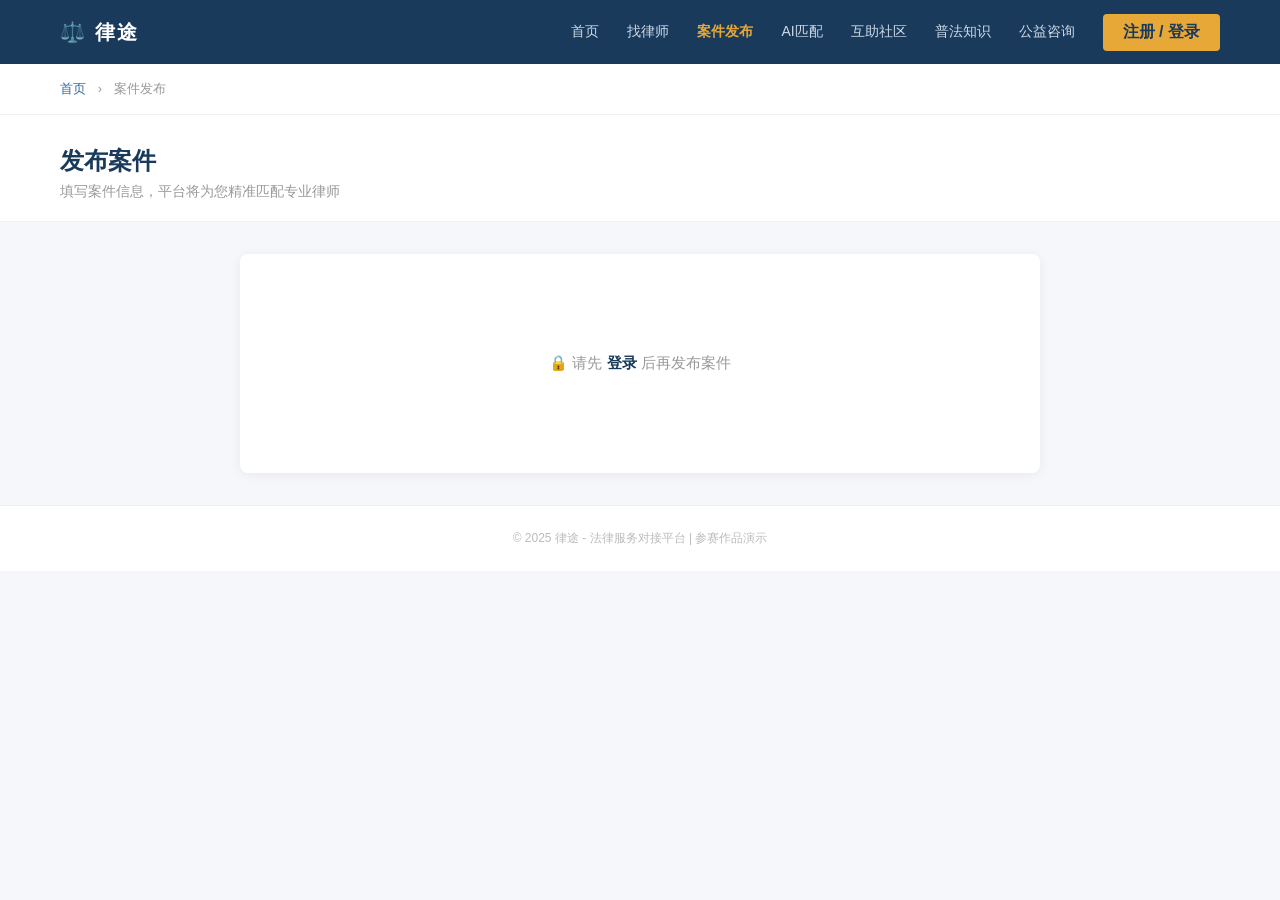
<file: publish.html>
<!DOCTYPE html>
<html lang="zh-CN">
<head>
  <meta charset="UTF-8">
  <meta name="viewport" content="width=device-width, initial-scale=1.0">
  <title>案件发布 - 律途</title>
  <link rel="stylesheet" href="common.css">
  <style>
    * {
      margin: 0;
      padding: 0;
      box-sizing: border-box;
    }

    body {
      font-family: "Microsoft YaHei", "PingFang SC", sans-serif;
      background: #f5f7fa;
      color: #333;
    }

    /* ===== 导航栏 ===== */

    /* ===== 面包屑 ===== */

    /* ===== 页面标题 ===== */
    .page-header {
      background: #fff;
      padding: 30px 60px 20px;
      border-bottom: 1px solid #f0f0f0;
    }

    .page-header h2 {
      font-size: 24px;
      color: #1a3a5c;
      margin-bottom: 6px;
    }

    .page-header p {
      font-size: 14px;
      color: #999;
    }

    /* ===== 表单区域 ===== */
    .form-container {
      max-width: 800px;
      margin: 32px auto;
      background: #fff;
      border-radius: 8px;
      box-shadow: 0 2px 12px rgba(0,0,0,0.06);
      padding: 40px 48px;
    }

    .form-section {
      margin-bottom: 28px;
    }

    .form-section .section-label {
      font-size: 15px;
      font-weight: bold;
      color: #1a3a5c;
      margin-bottom: 12px;
      padding-bottom: 8px;
      border-bottom: 2px solid #f0f0f0;
    }

    .form-row {
      display: flex;
      gap: 20px;
    }

    .form-row .form-group {
      flex: 1;
    }

    .form-group {
      margin-bottom: 18px;
    }

    .form-group label {
      display: block;
      font-size: 13px;
      color: #666;
      margin-bottom: 5px;
      font-weight: bold;
    }

    .form-group input,
    .form-group select,
    .form-group textarea {
      width: 100%;
      padding: 10px 14px;
      border: 1px solid #ddd;
      border-radius: 6px;
      font-size: 14px;
      color: #333;
      font-family: inherit;
      transition: border-color 0.3s;
    }

    .form-group input:focus,
    .form-group select:focus,
    .form-group textarea:focus {
      border-color: #1a3a5c;
      outline: none;
    }

    .form-group textarea {
      resize: vertical;
      min-height: 90px;
    }

    /* 隐私设置 - 三种卡片式选择 */
    .privacy-options {
      display: flex;
      gap: 12px;
    }

    .privacy-card {
      flex: 1;
      text-align: center;
      padding: 16px 12px;
      border: 2px solid #ddd;
      border-radius: 8px;
      cursor: pointer;
      transition: all 0.3s;
    }

    .privacy-card:hover {
      border-color: #2d6a9f;
    }

    .privacy-card.selected {
      border-color: #1a3a5c;
      background: #eef3f8;
    }

    .privacy-card .icon {
      font-size: 26px;
      margin-bottom: 6px;
    }

    .privacy-card .p-label {
      font-size: 13px;
      font-weight: bold;
      color: #333;
    }

    .privacy-card .p-hint {
      font-size: 11px;
      color: #999;
      margin-top: 4px;
    }

    /* 预算范围 */
    .budget-range {
      display: flex;
      align-items: center;
      gap: 10px;
    }

    .budget-range input {
      flex: 1;
    }

    .budget-range .dash {
      color: #999;
      font-size: 14px;
    }

    /* 提交按钮 */
    .btn-row {
      display: flex;
      gap: 16px;
      margin-top: 32px;
    }

    .btn-submit {
      flex: 1;
      background: #1a3a5c;
      color: #fff;
      border: none;
      padding: 14px;
      border-radius: 6px;
      font-size: 16px;
      font-weight: bold;
      cursor: pointer;
      transition: background 0.3s;
    }

    .btn-submit:hover {
      background: #2d6a9f;
    }

    .btn-draft {
      background: #fff;
      color: #1a3a5c;
      border: 2px solid #1a3a5c;
      padding: 14px 36px;
      border-radius: 6px;
      font-size: 16px;
      font-weight: bold;
      cursor: pointer;
    }

    .btn-draft:hover {
      background: #f5f7fa;
    }

    /* 提示条 */
    .login-tip {
      text-align: center;
      padding: 60px 20px;
      color: #999;
      font-size: 15px;
    }

    .login-tip a {
      color: #1a3a5c;
      font-weight: bold;
      text-decoration: none;
    }

    /* ===== 移动端适配 ===== */
    @media (max-width: 768px) {
      .page-header {
        padding: 20px 16px 14px;
      }
      .page-header h2 {
        font-size: 20px;
      }
      .form-container {
        margin: 16px 12px;
        padding: 22px 16px;
      }
      .form-row {
        flex-direction: column;
        gap: 0;
      }
      .privacy-options {
        flex-direction: column;
        gap: 10px;
      }
      .privacy-card {
        padding: 12px;
        display: flex;
        align-items: center;
        gap: 10px;
        text-align: left;
      }
      .privacy-card .icon {
        margin-bottom: 0;
        font-size: 22px;
      }
      .privacy-card .p-hint {
        margin-top: 0;
      }
      .btn-row {
        flex-direction: column;
        gap: 12px;
      }
      .btn-row .btn-draft {
        width: 100%;
      }
    }

    /* ===== 底部 ===== */
    
  </style>
</head>
<body>

  <!-- 导航栏 -->
  <div class="navbar">
    <a href="index.html" class="logo">⚖️ 律途</a>
    <nav class="nav-links" id="nav-links">
      <a href="index.html">首页</a>
      <a href="lawyer.html">找律师</a>
      <a href="publish.html" class="active">案件发布</a>
      <a href="case-pool.html" id="case-pool-entry" style="display:none;">案件池</a>
      <a href="ai-match.html">AI匹配</a>
      <a href="community.html">互助社区</a>
      <a href="knowledge.html">普法知识</a>
      <a href="public-welfare.html">公益咨询</a>
      <a href="admin.html" id="admin-entry" class="admin-link" style="display:none;">后台管理</a>
      <a href="profile.html" id="profile-entry" style="display:none;">个人主页</a>
    </nav>
    <div class="nav-actions">
      <a href="login.html" class="btn-register" id="nav-user-btn">注册 / 登录</a>
      <button type="button" class="nav-toggle" id="nav-toggle" aria-label="打开菜单">☰</button>
    </div>
    <div class="nav-mask" id="nav-mask"></div>
  </div>

  <!-- 面包屑 -->
  <div class="breadcrumb">
    <a href="index.html">首页</a>
    <span>›</span>
    案件发布
  </div>

  <!-- 页面标题 -->
  <div class="page-header">
    <h2>发布案件</h2>
    <p>填写案件信息，平台将为您精准匹配专业律师</p>
  </div>

  <!-- 未登录提示 -->
  <div class="form-container" id="tip-box" style="display:none;">
    <div class="login-tip">
      <p>🔒 请先 <a href="login.html">登录</a> 后再发布案件</p>
    </div>
  </div>

  <!-- 表单 -->
  <div class="form-container" id="publish-form">
    <!-- 基本信息 -->
    <div class="form-section">
      <div class="section-label">📌 基本信息</div>

      <div class="form-row">
        <div class="form-group">
          <label>案件类型 *</label>
          <select id="case-type">
            <option value="">请选择案件类型</option>
            <option>劳动纠纷</option>
            <option>婚姻家事</option>
            <option>借贷纠纷</option>
            <option>房产纠纷</option>
            <option>消费维权</option>
            <option>合同纠纷</option>
            <option>交通事故</option>
            <option>刑事辩护</option>
            <option>知识产权</option>
            <option>其他</option>
          </select>
        </div>
        <div class="form-group">
          <label>所在地区 *</label>
          <select id="case-area">
        <option value="">请选择地区</option>
        
        <optgroup label="华北地区">
          <option>北京市</option>
          <option>天津市</option>
          <option>河北省</option>
          <option>山西省</option>
          <option>内蒙古自治区</option>
        </optgroup>
        
        <optgroup label="东北地区">
          <option>辽宁省</option>
          <option>吉林省</option>
          <option>黑龙江省</option>
        </optgroup>
        
        <optgroup label="华东地区">
          <option>上海市</option>
          <option>江苏省</option>
          <option>浙江省</option>
          <option>安徽省</option>
          <option>福建省</option>
          <option>江西省</option>
          <option>山东省</option>
        </optgroup>
        
        <optgroup label="华中地区">
          <option>河南省</option>
          <option>湖北省</option>
          <option>湖南省</option>
        </optgroup>
        
        <optgroup label="华南地区">
          <option>广东省</option>
          <option>广西壮族自治区</option>
          <option>海南省</option>
        </optgroup>
        
        <optgroup label="西南地区">
          <option>重庆市</option>
          <option>四川省</option>
          <option>贵州省</option>
          <option>云南省</option>
          <option>西藏自治区</option>
        </optgroup>
        
        <optgroup label="西北地区">
          <option>陕西省</option>
          <option>甘肃省</option>
          <option>青海省</option>
          <option>宁夏回族自治区</option>
          <option>新疆维吾尔自治区</option>
        </optgroup>
        
        <optgroup label="其他">
          <option>其他</option>
        </optgroup>
      </select>
        </div>
      </div>

      <div class="form-group">
        <label>案件标题 *</label>
        <input type="text" id="case-title" placeholder="简明扼要描述案件，如：公司拖欠工资3个月未发">
      </div>

      <div class="form-group">
        <label>案件详情 *</label>
        <textarea id="case-desc" placeholder="请详细描述案件背景、涉及金额、时间节点、已有证据等信息……"></textarea>
      </div>
    </div>

    <!-- 诉求与预算 -->
    <div class="form-section">
      <div class="section-label">🎯 诉求与预算</div>

      <div class="form-group">
        <label>您的诉求 *</label>
        <textarea id="case-demand" placeholder="您希望通过法律服务达到什么目的？如：追回拖欠工资、争取孩子抚养权、要求对方赔偿损失等"></textarea>
      </div>

      <div class="form-group">
        <label>预算范围</label>
        <div class="budget-range">
          <input type="text" id="budget-min" placeholder="最低预算">
          <span class="dash">—</span>
          <input type="text" id="budget-max" placeholder="最高预算">
          <span style="font-size:13px;color:#999;">元</span>
        </div>
      </div>
    </div>

    <!-- 隐私设置 -->
    <div class="form-section">
      <div class="section-label">🔒 隐私设置</div>
      <div class="privacy-options">
        <div class="privacy-card selected" onclick="selectPrivacy(this, 'public')">
          <div class="icon">🌐</div>
          <div class="p-label">公开</div>
          <div class="p-hint">所有人可见</div>
        </div>
        <div class="privacy-card" onclick="selectPrivacy(this, 'lawyer-only')">
          <div class="icon">⚖️</div>
          <div class="p-label">仅律师可见</div>
          <div class="p-hint">认证律师可查看</div>
        </div>
        <div class="privacy-card" onclick="selectPrivacy(this, 'private')">
          <div class="icon">🔐</div>
          <div class="p-label">完全私密</div>
          <div class="p-hint">仅自己可见</div>
        </div>
      </div>
    </div>

    <!-- 按钮 -->
    <div class="btn-row">
      <button class="btn-submit" onclick="submitCase()">✅ 发布案件</button>
      <button class="btn-draft" onclick="alert('草稿已保存（演示模式）')">💾 保存草稿</button>
    </div>
  </div>

  <!-- 底部 -->
  <div class="footer">
    © 2025 律途 - 法律服务对接平台 | 参赛作品演示
  </div>

  <script>
    // 隐私选择
    var selectedPrivacy = 'public';

    function selectPrivacy(el, type) {
      var cards = document.querySelectorAll('.privacy-card');
      cards.forEach(function(c) { c.classList.remove('selected'); });
      el.classList.add('selected');
      selectedPrivacy = type;
    }

    // 提交案件
    function submitCase() {
      var type = document.getElementById('case-type').value;
      var area = document.getElementById('case-area').value;
      var title = document.getElementById('case-title').value;
      var desc = document.getElementById('case-desc').value;
      var demand = document.getElementById('case-demand').value;
      var budgetMin = document.getElementById('budget-min').value;
      var budgetMax = document.getElementById('budget-max').value;

      if (!type || !area || !title || !desc || !demand) {
        alert('请填写所有必填项（标 * 的字段）');
        return;
      }

      // 读取已有案件列表
      var casesStr = localStorage.getItem('faqiao_cases');
      var cases = casesStr ? JSON.parse(casesStr) : [];

      var newCase = {
        id: Date.now(),
        type: type,
        area: area,
        title: title,
        desc: desc,
        demand: demand,
        budgetMin: budgetMin || '未设定',
        budgetMax: budgetMax || '未设定',
        privacy: selectedPrivacy,
        publisher: currentUser ? currentUser.phone : '匿名用户',
        time: new Date().toLocaleDateString()
      };

      cases.unshift(newCase);
      localStorage.setItem('faqiao_cases', JSON.stringify(cases));

      alert('案件发布成功！');
      // 清空表单
      document.getElementById('case-type').value = '';
      document.getElementById('case-area').value = '';
      document.getElementById('case-title').value = '';
      document.getElementById('case-desc').value = '';
      document.getElementById('case-demand').value = '';
      document.getElementById('budget-min').value = '';
      document.getElementById('budget-max').value = '';
    }

    // 登录后显示发布表单（导航栏登录状态由 common.js 统一处理）
    var currentUserStr = localStorage.getItem('faqiao_currentUser');
    var currentUser = currentUserStr ? JSON.parse(currentUserStr) : null;
    var tipBox = document.getElementById('tip-box');
    var publishForm = document.getElementById('publish-form');

    if (currentUser) {
      // 显示表单，隐藏提示
      tipBox.style.display = 'none';
      publishForm.style.display = 'block';
    } else {
      // 隐藏表单，显示提示
      tipBox.style.display = 'block';
      publishForm.style.display = 'none';
    }

  </script>

  <script src="common.js"></script>
</body>
</html>
</file>
<file: common.css>
/* =====================================================
   律途 - 全站公共样式
   所有页面共享，修改此处即可全局生效
   ===================================================== */

/* ===== 全局重置 ===== */
* {
  margin: 0;
  padding: 0;
  box-sizing: border-box;
}

body {
  font-family: "Microsoft YaHei", "PingFang SC", sans-serif;
  background: #f5f7fa;
  color: #333;
}

/* ===== 导航栏 ===== */
.navbar {
  background: #1a3a5c;
  display: flex;
  align-items: center;
  justify-content: space-between;
  padding: 0 60px;
  height: 64px;
}

.navbar .logo {
  color: #fff;
  font-size: 20px;
  font-weight: bold;
  letter-spacing: 2px;
  text-decoration: none;
  flex-shrink: 0;
}

/* 桌面端：导航链接组靠右，与注册按钮连排 */
.navbar .nav-links {
  display: flex;
  align-items: center;
  margin-left: auto;
  gap: 28px;
}

.navbar .nav-links a {
  color: #ccd9e6;
  text-decoration: none;
  margin-left: 0;
  font-size: 14px;
  transition: color 0.3s;
}

.navbar .nav-links a:hover {
  color: #fff;
}

.navbar .nav-links a.active,
.navbar .nav-links a.admin-link.active {
  color: #e8a838;
  font-weight: bold;
}

/* 右侧操作区：注册/登录 + 汉堡按钮 */
.navbar .nav-actions {
  display: flex;
  align-items: center;
  gap: 12px;
  margin-left: 28px;
  flex-shrink: 0;
}

.navbar .btn-register {
  background: #e8a838;
  color: #1a3a5c;
  padding: 8px 20px;
  border-radius: 4px;
  font-weight: bold;
  margin-left: 0;
  text-decoration: none;
  white-space: nowrap;
  transition: background 0.3s;
}

.navbar .btn-register:hover {
  background: #f0b64e;
}

/* 汉堡按钮：桌面隐藏，移动端显示 */
.navbar .nav-toggle {
  display: none;
  width: 36px;
  height: 36px;
  background: rgba(255, 255, 255, 0.12);
  border: 1px solid rgba(255, 255, 255, 0.25);
  border-radius: 6px;
  color: #fff;
  font-size: 18px;
  line-height: 1;
  cursor: pointer;
  align-items: center;
  justify-content: center;
}

/* 抽屉遮罩：桌面隐藏 */
.nav-mask {
  display: none;
}

/* ===== 面包屑 ===== */
.breadcrumb {
  background: #fff;
  padding: 16px 60px;
  font-size: 13px;
  color: #999;
  border-bottom: 1px solid #f0f0f0;
}

.breadcrumb a {
  color: #2d6a9f;
  text-decoration: none;
}

.breadcrumb span {
  margin: 0 8px;
}

/* ===== 底部 ===== */
.footer {
  text-align: center;
  padding: 24px;
  font-size: 12px;
  color: #bbb;
  background: #fff;
  border-top: 1px solid #eee;
}

/* ===== 通用工具类 ===== */
.hidden {
  display: none;
}

/* =====================================================
   移动端适配（小于 768px）
   导航改为：律途 logo 居左 + 注册/登录居右 + 汉堡菜单
   点击汉堡从左侧滑出竖向抽屉菜单
   ===================================================== */
@media (max-width: 768px) {
  .navbar {
    padding: 0 16px;
    height: 56px;
    position: relative;
  }

  /* 汉堡按钮显示 */
  .navbar .nav-toggle {
    display: inline-flex;
  }

  /* 让汉堡/注册按钮浮在遮罩与抽屉之上，可再次点击关闭 */
  .navbar .nav-actions {
    position: relative;
    z-index: 1300;
  }

  /* 导航链接组：桌面横排 → 左侧滑出抽屉 */
  .navbar .nav-links {
    position: fixed;
    top: 0;
    left: 0;
    bottom: 0;
    width: min(280px, 82vw);
    margin-left: 0;
    flex-direction: column;
    align-items: stretch;
    gap: 0;
    background: #152c47;
    padding: 0 0 24px;
    overflow-y: auto;
    transform: translateX(-100%);
    transition: transform 0.28s ease;
    z-index: 1200;
    box-shadow: 4px 0 20px rgba(0, 0, 0, 0.2);
    -webkit-overflow-scrolling: touch;
  }

  /* 抽屉顶部品牌标题 */
  .navbar .nav-links::before {
    content: "⚖️ 律途";
    display: block;
    padding: 20px 24px;
    font-size: 18px;
    font-weight: bold;
    color: #fff;
    letter-spacing: 2px;
    border-bottom: 1px solid rgba(255, 255, 255, 0.08);
  }

  .navbar .nav-links a {
    margin-left: 0;
    font-size: 15px;
    padding: 14px 24px;
    border-bottom: 1px solid rgba(255, 255, 255, 0.06);
    color: #ccd9e6;
  }

  .navbar .nav-links a:hover {
    background: rgba(255, 255, 255, 0.05);
    color: #fff;
  }

  .navbar .nav-links a.active {
    color: #e8a838;
    background: rgba(232, 168, 56, 0.1);
    font-weight: bold;
  }

  /* 右侧操作区 */
  .navbar .nav-actions {
    gap: 8px;
    margin-left: auto;
  }

  .navbar .btn-register {
    padding: 6px 12px;
    font-size: 13px;
  }

  /* 打开抽屉后 body 锁定滚动，遮罩显示 */
  body.nav-open {
    overflow: hidden;
  }

  body.nav-open .navbar .nav-links {
    transform: translateX(0);
  }

  .nav-mask {
    display: none;
    position: fixed;
    inset: 0;
    background: rgba(0, 0, 0, 0.45);
    z-index: 1100;
  }

  body.nav-open .nav-mask {
    display: block;
  }

  /* 面包屑 */
  .breadcrumb {
    padding: 12px 16px;
    font-size: 12px;
  }

  /* 底部 */
  .footer {
    padding: 16px;
  }
}
</file>
